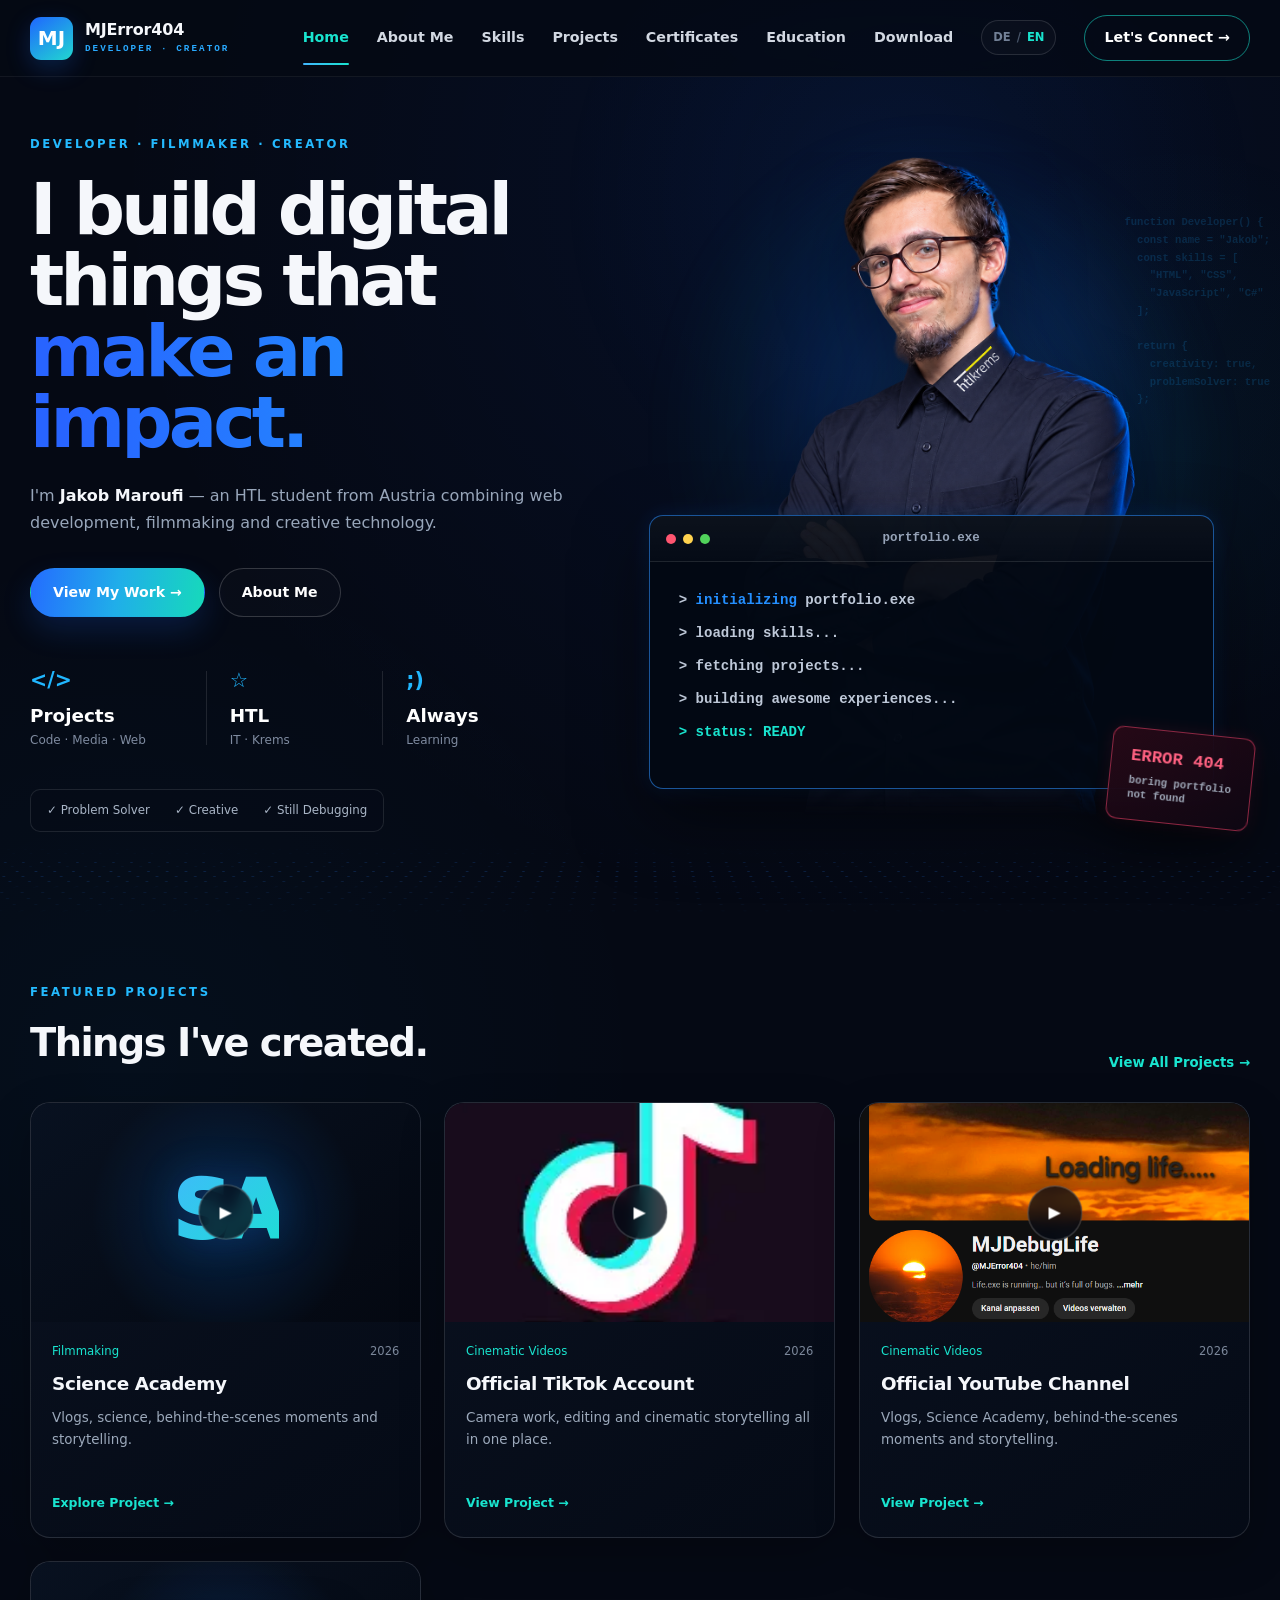
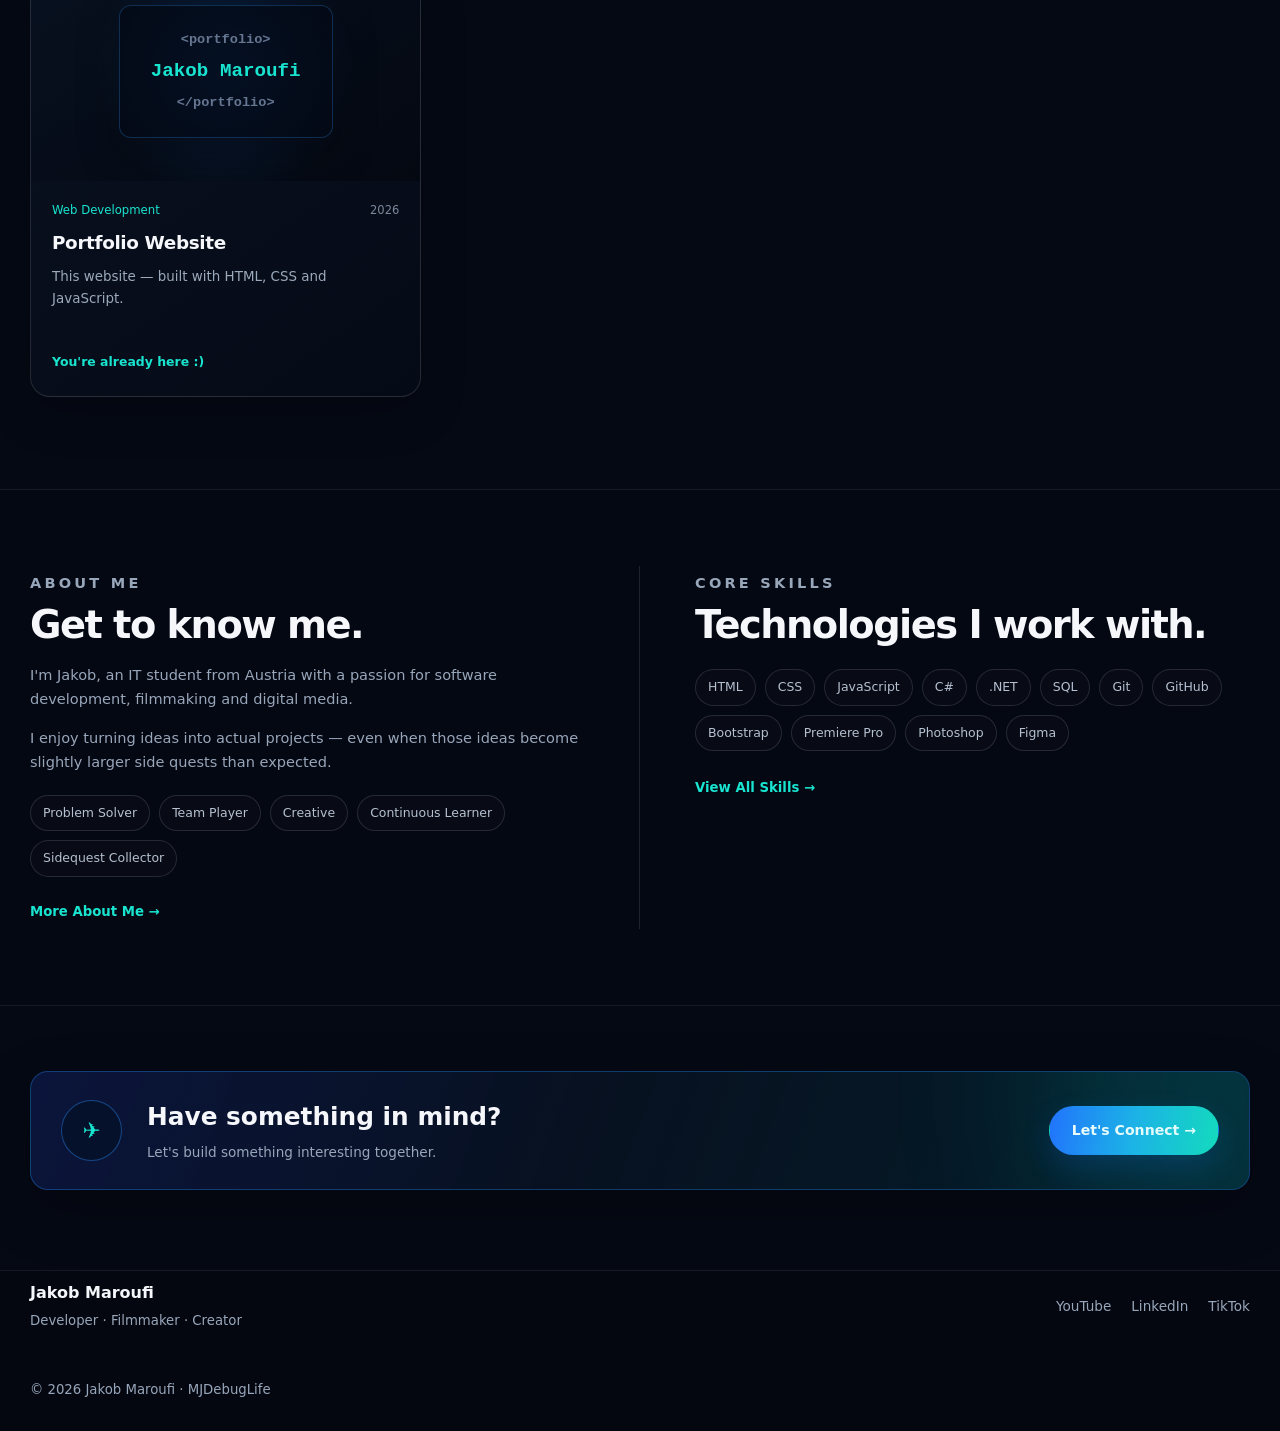
<file: index.html>
<!DOCTYPE html>
<html lang="en">
<head>
  <meta charset="UTF-8">
  <meta name="viewport" content="width=device-width, initial-scale=1.0">
  <title data-i18n="title_home">Startseite | Jakob Maroufi</title>
  <meta name="description" content="Portfolio of Jakob Maroufi – Developer, Filmmaker and Creator behind MJError404.">
  <meta name="description" content="Jakob Maroufi">
  <meta name="author" content="Jakob Maroufi">
  <meta name="robots" content="index, follow">
  <link rel="stylesheet" href="style.css">
  <script src="script.js" defer></script>
</head>
<body>

<header class="site-header">
  <div class="nav-wrap">
    <a class="brand" href="index.html" aria-label="MJError404 Home">
      <span class="brand-mark">MJ</span>
      <span class="brand-copy">
        <strong>MJError404</strong>
        <small data-i18n="brand_subtitle">DEVELOPER · CREATOR</small>
      </span>
    </a>

    <button class="nav-toggle" type="button" data-i18n-aria-label="nav_open" aria-label="Open navigation" aria-expanded="false">
      <span></span><span></span><span></span>
    </button>

    <nav class="main-nav" data-i18n-aria-label="nav_label" aria-label="Main navigation">
      <a href="index.html" data-i18n="nav_home">Home</a>
      <a href="aboutme.html" data-i18n="nav_about">About Me</a>
      <a href="skills.html" data-i18n="nav_skills">Skills</a>
      <a href="projects.html" data-i18n="nav_projects">Projects</a>
      <a href="certificates.html" data-i18n="nav_certificates">Certificates</a>
      <a href="education.html" data-i18n="nav_education">Education</a>
      <a href="download.html" data-i18n="nav_download">Download</a>

      <button class="language-toggle" type="button" data-i18n-aria-label="language_switch" aria-label="Switch language">
        <span class="lang-option" data-lang-label="de">DE</span>
        <span class="lang-divider">/</span>
        <span class="lang-option" data-lang-label="en">EN</span>
      </button>

      <a href="contact.html" class="nav-cta" data-i18n="nav_contact">Let's Connect →</a>
    </nav>
  </div>
</header>


<main>
  <section class="landing-hero">
    <div class="section-shell landing-hero-inner">
      <div class="landing-copy reveal">
        <p class="eyebrow" data-i18n="home_eyebrow">DEVELOPER · FILMMAKER · CREATOR</p>

        <h1 data-i18n-html="home_title">
          I build digital<br>
          things that<br>
          <span>make an impact.</span>
        </h1>

        <p class="landing-lead" data-i18n-html="home_intro">
          I'm <strong>Jakob Maroufi</strong> — an HTL student from Austria combining web development,
          filmmaking and creative technology.
        </p>

        <div class="hero-actions">
          <a href="projects.html" class="btn btn-primary" data-i18n="home_work">View My Work →</a>
          <a href="aboutme.html" class="btn btn-secondary" data-i18n="home_about_button">About Me</a>
        </div>

        <div class="hero-stats">
          <div class="hero-stat">
            <span class="stat-icon">&lt;/&gt;</span>
            <strong data-i18n="home_stat_projects">Projects</strong>
            <small data-i18n="home_stat_projects_sub">Code · Media · Web</small>
          </div>
          <div class="hero-stat">
            <span class="stat-icon">☆</span>
            <strong>HTL</strong>
            <small data-i18n="home_stat_htl_sub">IT · Krems</small>
          </div>
          <div class="hero-stat">
            <span class="stat-icon">;)</span>
            <strong data-i18n="home_stat_learning">Always</strong>
            <small data-i18n="home_stat_learning_sub">Learning</small>
          </div>
        </div>

        <div class="hero-feature-bar">
          <span data-i18n="home_feature_problem">✓ Problem Solver</span>
          <span data-i18n="home_feature_creative">✓ Creative</span>
          <span data-i18n="home_feature_debug">✓ Still Debugging</span>
        </div>
      </div>

      <div class="hero-showcase hero-visual reveal">
        <div class="hero-background-code" aria-hidden="true"><pre>function Developer() {
  const name = "Jakob";
  const skills = [
    "HTML", "CSS",
    "JavaScript", "C#"
  ];

  return {
    creativity: true,
    problemSolver: true
  };
}</pre></div>

        <div class="person-backlight" aria-hidden="true"></div>

        <img src="images/hero.jpg" alt="Jakob Maroufi" class="hero-person">

        <div class="terminal-card hero-terminal">
          <div class="terminal-top">
            <span></span><span></span><span></span>
            <p>portfolio.exe</p>
          </div>
          <div class="terminal-body">
            <p data-i18n-html="terminal_init">&gt; <span class="terminal-accent">initializing</span> portfolio.exe</p>
            <p data-i18n="terminal_skills">&gt; loading skills...</p>
            <p data-i18n="terminal_projects">&gt; fetching projects...</p>
            <p data-i18n="terminal_build">&gt; building awesome experiences...</p>
            <p class="terminal-success" data-i18n="terminal_ready">&gt; status: READY</p>
          </div>
        </div>

        <div class="floating-error hero-error">
          <span>ERROR 404</span>
          <small data-i18n-html="home_error_text">boring portfolio<br>not found</small>
        </div>
      </div>
    </div>
    <div class="hero-wave" aria-hidden="true"></div>
  </section>

  <section class="section-shell home-project-section">
    <div class="home-section-header reveal">
      <div>
        <p class="eyebrow" data-i18n="home_projects_label">FEATURED PROJECTS</p>
        <h2 data-i18n="home_projects_heading">Things I've created.</h2>
      </div>
      <a href="projects.html" class="section-more" data-i18n="home_projects_all">View All Projects →</a>
    </div>

    <div class="home-project-grid">
      <a href="projects.html#science-academy" class="home-project-card glass-card reveal spotlight-card">
        <div class="home-project-thumb youtube-gradient">
          <div class="project-art">SA</div>
          <span class="home-play">▶</span>
        </div>
        <div class="home-project-content">
          <div class="project-topline"><span data-i18n="home_science_type">Filmmaking</span><small>2026</small></div>
          <h3>Science Academy</h3>
          <p data-i18n="home_science_text">Vlogs, science, behind-the-scenes moments and storytelling.</p>
          <strong data-i18n="home_science_button">Explore Project →</strong>
        </div>
      </a>

      <a href="https://www.tiktok.com/@mjdebuglife" target="_blank" rel="noopener" class="home-project-card glass-card reveal spotlight-card">
        <div class="home-project-thumb">
          <img src="images/tiktok.png" alt="MJDebugLife" class="project-art">
          <span class="home-play">▶</span>
        </div>
        <div class="home-project-content">
          <div class="project-topline"><span data-i18n="home_krems_type">Cinematic Videos</span><small>2026</small></div>
          <h3>Official TikTok Account</h3>
          <p data-i18n="home_krems_text">Camera work, editing and cinematic storytelling all in one place.</p>
          <strong data-i18n="home_krems_button">View Project →</strong>
        </div>
      </a>

      <a href="https://www.youtube.com/@MJError404" target="_blank" rel="noopener" class="home-project-card glass-card reveal spotlight-card">
        <div class="home-project-thumb">
          <img src="images/Youtube.png" alt="MJError404" class="project-art">
          <span class="home-play">▶</span>
        </div>
        <div class="home-project-content">
          <div class="project-topline"><span data-i18n="home_krems2_type">Cinematic Videos</span><small>2026</small></div>
          <h3>Official YouTube Channel</h3>
          <p data-i18n="home_krems2_text">Vlogs, science, behind-the-scenes moments and storytelling.</p>
          <strong data-i18n="home_krems2_button">View Project →</strong>
        </div>
      </a>

      <a href="index.html" class="home-project-card glass-card reveal spotlight-card">
        <div class="home-project-thumb portfolio-preview">
          <div class="fake-code-window">
            <span>&lt;portfolio&gt;</span>
            <strong>Jakob Maroufi</strong>
            <span>&lt;/portfolio&gt;</span>
          </div>
        </div>
        <div class="home-project-content">
          <div class="project-topline"><span data-i18n="home_portfolio_type">Web Development</span><small>2026</small></div>
          <h3 data-i18n="home_portfolio_title">Portfolio Website</h3>
          <p data-i18n="home_portfolio_text">This website — built with HTML, CSS and JavaScript.</p>
          <strong data-i18n="home_portfolio_button">You're already here :)</strong>
        </div>
      </a>
    </div>
  </section>

  <section class="home-info-section">
    <div class="section-shell home-info-grid">
      <div class="home-info-column reveal">
        <p class="eyebrow" data-i18n="home_about_label">ABOUT ME</p>
        <h2 data-i18n="home_about_heading">Get to know me.</h2>
        <p data-i18n="home_about_text_1">I'm Jakob, an IT student from Austria with a passion for software development, filmmaking and digital media.</p>
        <p data-i18n="home_about_text_2">I enjoy turning ideas into actual projects — even when those ideas become slightly larger side quests than expected.</p>
        <div class="pill-row">
          <span data-i18n="pill_problem">Problem Solver</span>
          <span data-i18n="pill_team">Team Player</span>
          <span data-i18n="pill_creative">Creative</span>
          <span data-i18n="pill_learning">Continuous Learner</span>
          <span data-i18n="pill_sidequest">Sidequest Collector</span>
        </div>
        <a href="aboutme.html" class="section-more" data-i18n="home_about_more">More About Me →</a>
      </div>

      <div class="home-info-column reveal">
        <p class="eyebrow" data-i18n="home_skills_label">CORE SKILLS</p>
        <h2 data-i18n="home_skills_heading">Technologies I work with.</h2>
        <div class="home-skill-list">
          <span class="skill-tag">HTML</span>
          <span class="skill-tag">CSS</span>
          <span class="skill-tag">JavaScript</span>
          <span class="skill-tag">C#</span>
          <span class="skill-tag">.NET</span>
          <span class="skill-tag">SQL</span>
          <span class="skill-tag">Git</span>
          <span class="skill-tag">GitHub</span>
          <span class="skill-tag">Bootstrap</span>
          <span class="skill-tag">Premiere Pro</span>
          <span class="skill-tag">Photoshop</span>
          <span class="skill-tag">Figma</span>
        </div>
        <a href="skills.html" class="section-more" data-i18n="home_skills_more">View All Skills →</a>
      </div>
    </div>
  </section>

  <section class="section-shell">
    <div class="home-contact reveal">
      <div class="home-contact-icon">✈</div>
      <div>
        <h2 data-i18n="home_contact_heading">Have something in mind?</h2>
        <p data-i18n="home_contact_text">Let's build something interesting together.</p>
      </div>
      <a href="contact.html" class="btn btn-primary" data-i18n="home_contact_button">Let's Connect →</a>
    </div>
  </section>
</main>


<footer class="site-footer">
  <div class="section-shell footer-inner">
    <div>
      <strong>Jakob Maroufi</strong>
      <p data-i18n="footer_role">Developer · Filmmaker · Creator</p>
    </div>
    <div class="footer-links">
      <a href="https://www.youtube.com/@MJError404" target="_blank" rel="noopener">YouTube</a>
      <a href="https://www.linkedin.com/in/jakob-maroufi-1bb01a386/" target="_blank" rel="noopener">LinkedIn</a>
      <a href="https://www.tiktok.com/@mjdebuglife" target="_blank" rel="noopener">TikTok</a>
    </div>
    <p class="copyright" data-i18n="footer_copyright">© 2026 Jakob Maroufi · MJDebugLife</p>
  </div>
</footer>

</body>
</html>
</file>
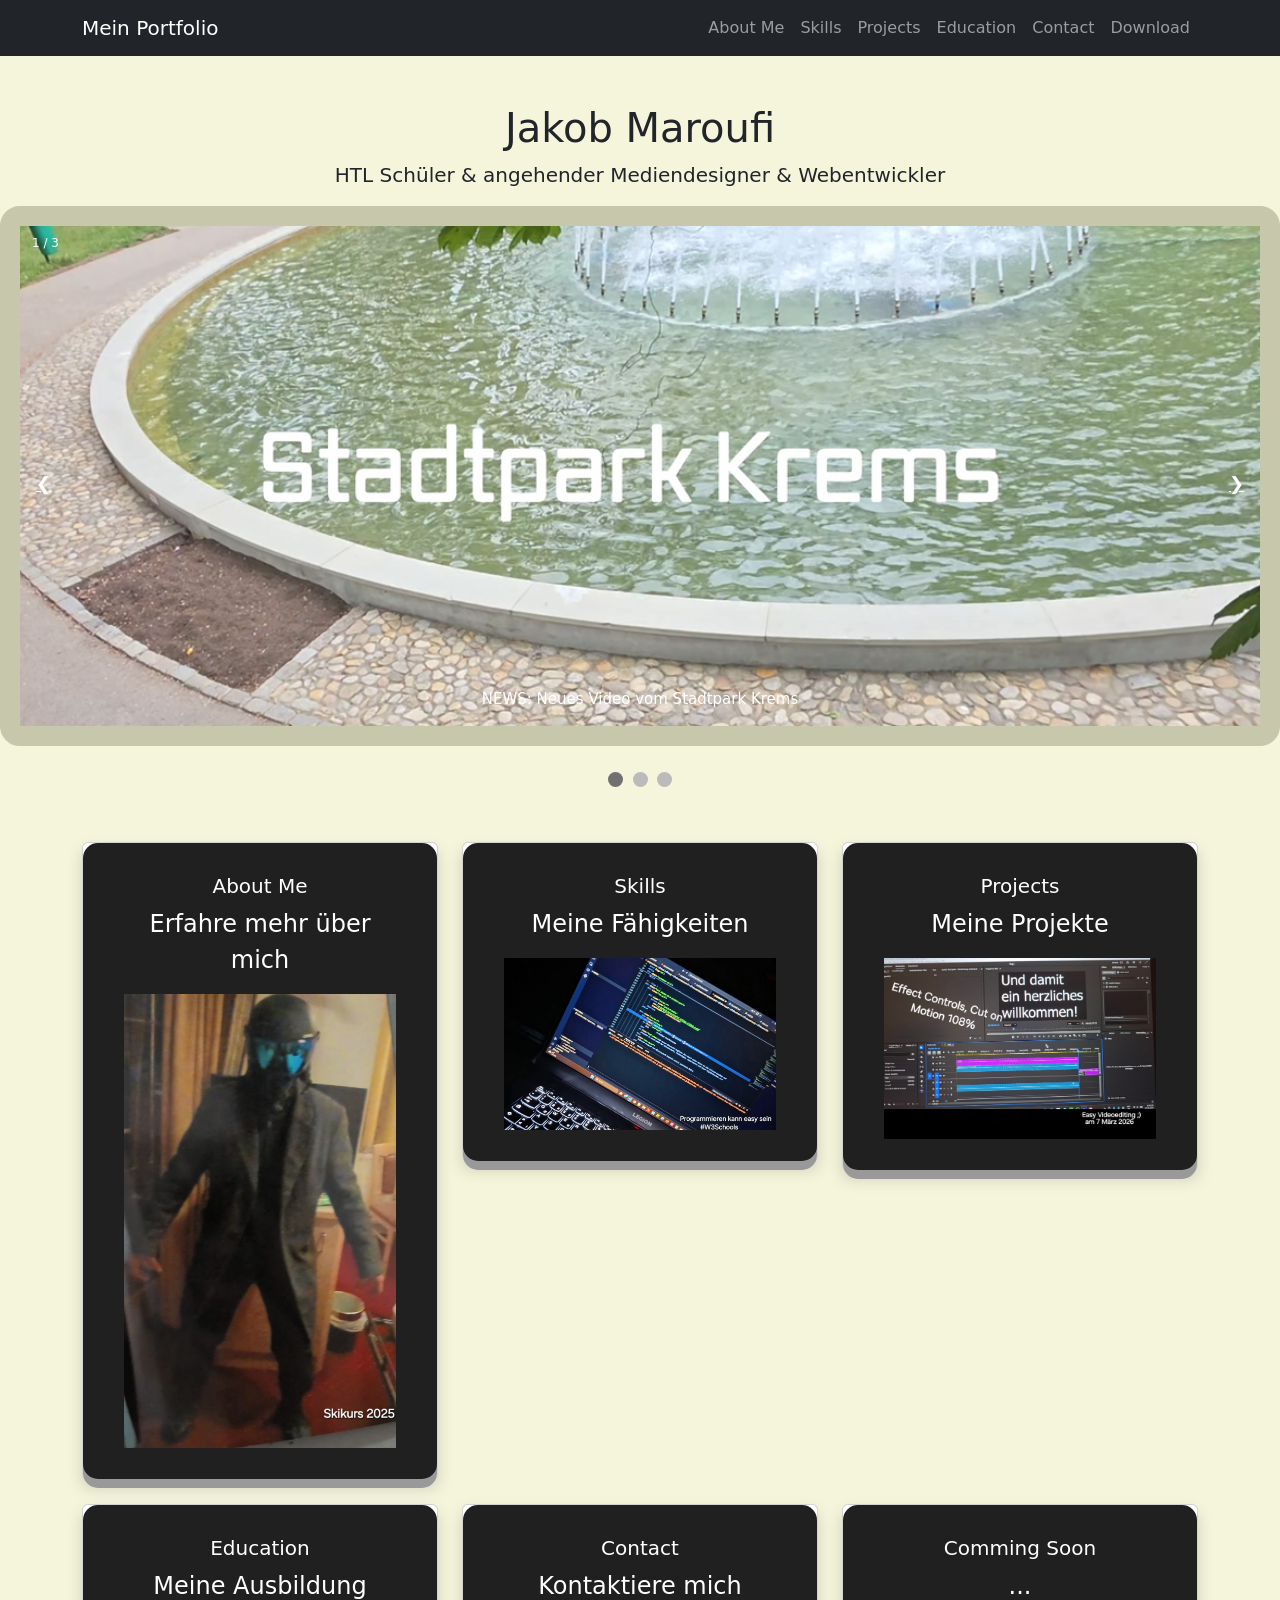
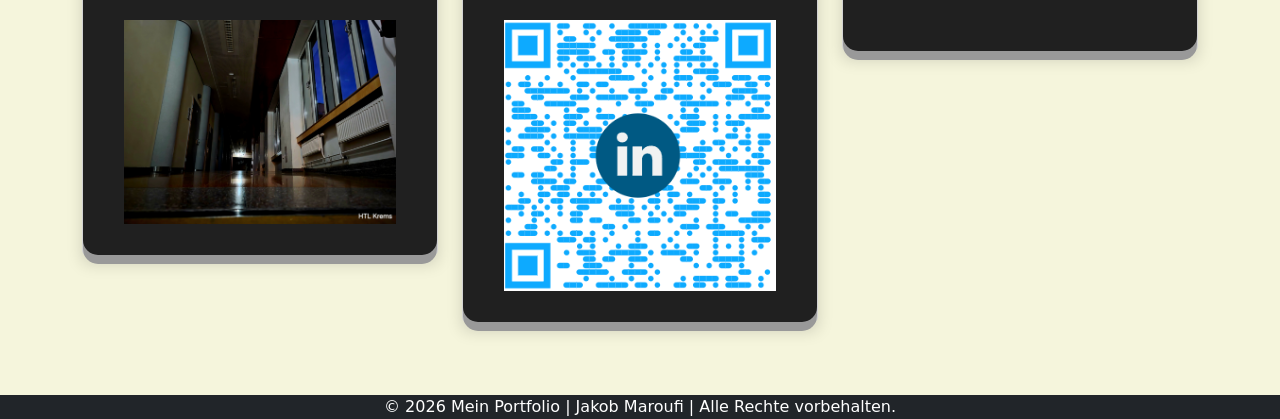
<file: Lebenslauf-Website/index.html>
<!DOCTYPE html>
<html lang="en">
<head>
    <meta charset="UTF-8">
    <meta name="viewport" content="width=device-width, initial-scale=1.0">
    <title>Mein Portfolio</title>
    
    <script src="script.js"></script>
    <link rel="stylesheet" href="style.css">
    <script src="https://cdn.jsdelivr.net/npm/bootstrap@5.3.0/dist/js/bootstrap.bundle.min.js"></script>
    <link rel="stylesheet" href="https://cdn.jsdelivr.net/npm/bootstrap@5.3.0/dist/css/bootstrap.min.css">
    

</head>
<body>

    
<!-- //////////////////////////////////////// -->
<nav class="navbar navbar-expand-lg navbar-dark bg-dark">
    <div class="container">
        <a class="navbar-brand" href="index.html">Mein Portfolio</a>

        <button class="navbar-toggler" type="button" data-bs-toggle="collapse" data-bs-target="#navbarNav">
            <span class="navbar-toggler-icon"></span>
        </button>

        <div class="collapse navbar-collapse" id="navbarNav">
            <ul class="navbar-nav ms-auto">
                <li class="nav-item"><a class="nav-link" href="aboutme.html">About Me</a></li>
                <li class="nav-item"><a class="nav-link" href="skills.html">Skills</a></li>
                <li class="nav-item"><a class="nav-link" href="projects.html">Projects</a></li>
                <li class="nav-item"><a class="nav-link" href="education.html">Education</a></li>
                <!-- <li class="nav-item"><a class="nav-link" href="certificates.html">Certificates</a></li> -->
                <li class="nav-item"><a class="nav-link" href="contact.html">Contact</a></li>
                <li class="nav-item"><a class="nav-link" href="download.html">Download</a></li>
            </ul>
        </div>
    </div>
</nav>
<!-- //////////////////////////////////////// -->

<!-- //////////////////////////////////////// -->
<div class="container text-center mt-5">
    <h1>Jakob Maroufi</h1>
    <p class="lead">HTL Schüler & angehender Mediendesigner & Webentwickler</p>
</div>
<!-- //////////////////////////////////////// -->

<!-- //////////////////////////////////////// -->
<!-- Slideshow container -->
<div class="slideshow-container">

  <!-- Full-width images with number and caption text -->
  <div class="mySlides">
    <div class="numbertext">1 / 3</div>
    <img src="images/Krems.png" style="width:100%">
    
    <div class="text">NEWS: Neues Video vom Stadtpark Krems</div>
  </div>

  <div class="mySlides">
    <div class="numbertext">2 / 3</div>
    <img src="images/Science.png" style="width:100%">
    <div class="text">NEWS: Neuer Teaser vom Science Academy Vlog Staffel 1</div>
  </div>

  <div class="mySlides">
    <div class="numbertext">3 / 3</div>
    <img src="images/Youtube.png" style="width:100%">
    <div class="text">NEWS: Offizieller Start von MJDebugLife</div>
  </div>

  <!-- Next and previous buttons -->
  <a class="prev" onclick="plusSlides(-1)">&#10094;</a>
  <a class="next" onclick="plusSlides(1)">&#10095;</a>
</div>
<br>

<!-- The dots/circles -->
<div style="text-align:center">
  <span class="dot" onclick="currentSlide(1)"></span>
  <span class="dot" onclick="currentSlide(2)"></span>
  <span class="dot" onclick="currentSlide(3)"></span>
</div>
<!-- //////////////////////////////////////// -->

<!-- //////////////////////////////////////// -->

<div class="container mt-5">
    <div class="row g-4">

        <!-- About Me -->
        <div class="col-md-4 d-flex">
            <a href="aboutme.html" class="text-decoration-none text-dark home-card-link">
                <div class="card card-hover shadow home-card">
                    <button class="button">
                        <div class="card-body text-center">
                        <h5 class="card-title">About Me</h5>
                        <p>Erfahre mehr über mich</p>
                        <img src="images/ski.jpg" style="width:100%">
                    </div>
                    </button>
                </div>
            </a>
        </div>

        <!-- Skills -->
        <div class="col-md-4 d-flex">
            <a href="skills.html" class="text-decoration-none text-dark home-card-link">
                <div class="card card-hover shadow home-card">
                    <button class="button">
                    <div class="card-body text-center">
                        <h5 class="card-title">Skills</h5>
                        <p>Meine Fähigkeiten</p>
                        <img src="images/w3schools.jpg" style="width:100%">
                    </div>
                    </button>
                </div>
            </a>
        </div>

        <!-- Projects -->
        <div class="col-md-4 d-flex">
            <a href="projects.html" class="text-decoration-none text-dark home-card-link">
                <div class="card card-hover shadow home-card">
                    <button class="button">
                    <div class="card-body text-center">
                        <h5 class="card-title">Projects</h5>
                        <p>Meine Projekte</p>
                        <img src="images/cutting.jpg" style="width:100%">
                    </div>
                    </button>
                </div>
            </a>
        </div>

        <!-- Education -->
        <div class="col-md-4 d-flex">
            <a href="education.html" class="text-decoration-none text-dark home-card-link">
                <div class="card card-hover shadow home-card">
                    <button class="button">
                    <div class="card-body text-center">
                        <h5 class="card-title">Education</h5>
                        <p>Meine Ausbildung</p>
                        <img src="images/HTL.jpg" style="width:100%">
                    </div>
                    </button>
                </div>
            </a>
        </div>
 
        
       
        <!-- Contact -->
        <div class="col-md-4 d-flex">
            <a href="contact.html" class="text-decoration-none text-dark home-card-link">
                <div class="card card-hover shadow home-card">
                    <button class="button">
                    <div class="card-body text-center">
                        <h5 class="card-title">Contact</h5>
                        <p>Kontaktiere mich</p>
                        <img src="images/qrlinkedIn.jpg" class="home-card-qr" style="width:100%">
                    </div>
                    </button>
                </div>
            </a>
        </div>


        <!-- Certificates -->
                <!-- <div class="col-md-4">
                    <a href="certificates.html" class="text-decoration-none text-dark">
                        <div class="card card-hover shadow">
                            <button class="button">
                            <div class="card-body text-center">
                                <h5 class="card-title">Certificates</h5>
                                <p>Meine Zertifikate</p>
                            </div>
                            </button>
                        </div>
                    </a>
                </div>
        -->

         <!-- Certificates -->
        <div class="col-md-4">
                <div class="card card-hover shadow">
                    <button class="button">
                    <div class="card-body text-center">
                        <h5 class="card-title">Comming Soon</h5>
                        <p>...</p>
                    </div>
                    </button>
                </div>
            </a>
        </div>
 

    </div>
</div>
<!-- //////////////////////////////////////// -->

<!-- Bootstrap JS -->

</body>
<br><br><br>
<footer>
    <div class="containerFooter bg-dark">
        &copy; 2026 Mein Portfolio | Jakob Maroufi | Alle Rechte vorbehalten.
    </div>
</footer>
</html>
</file>
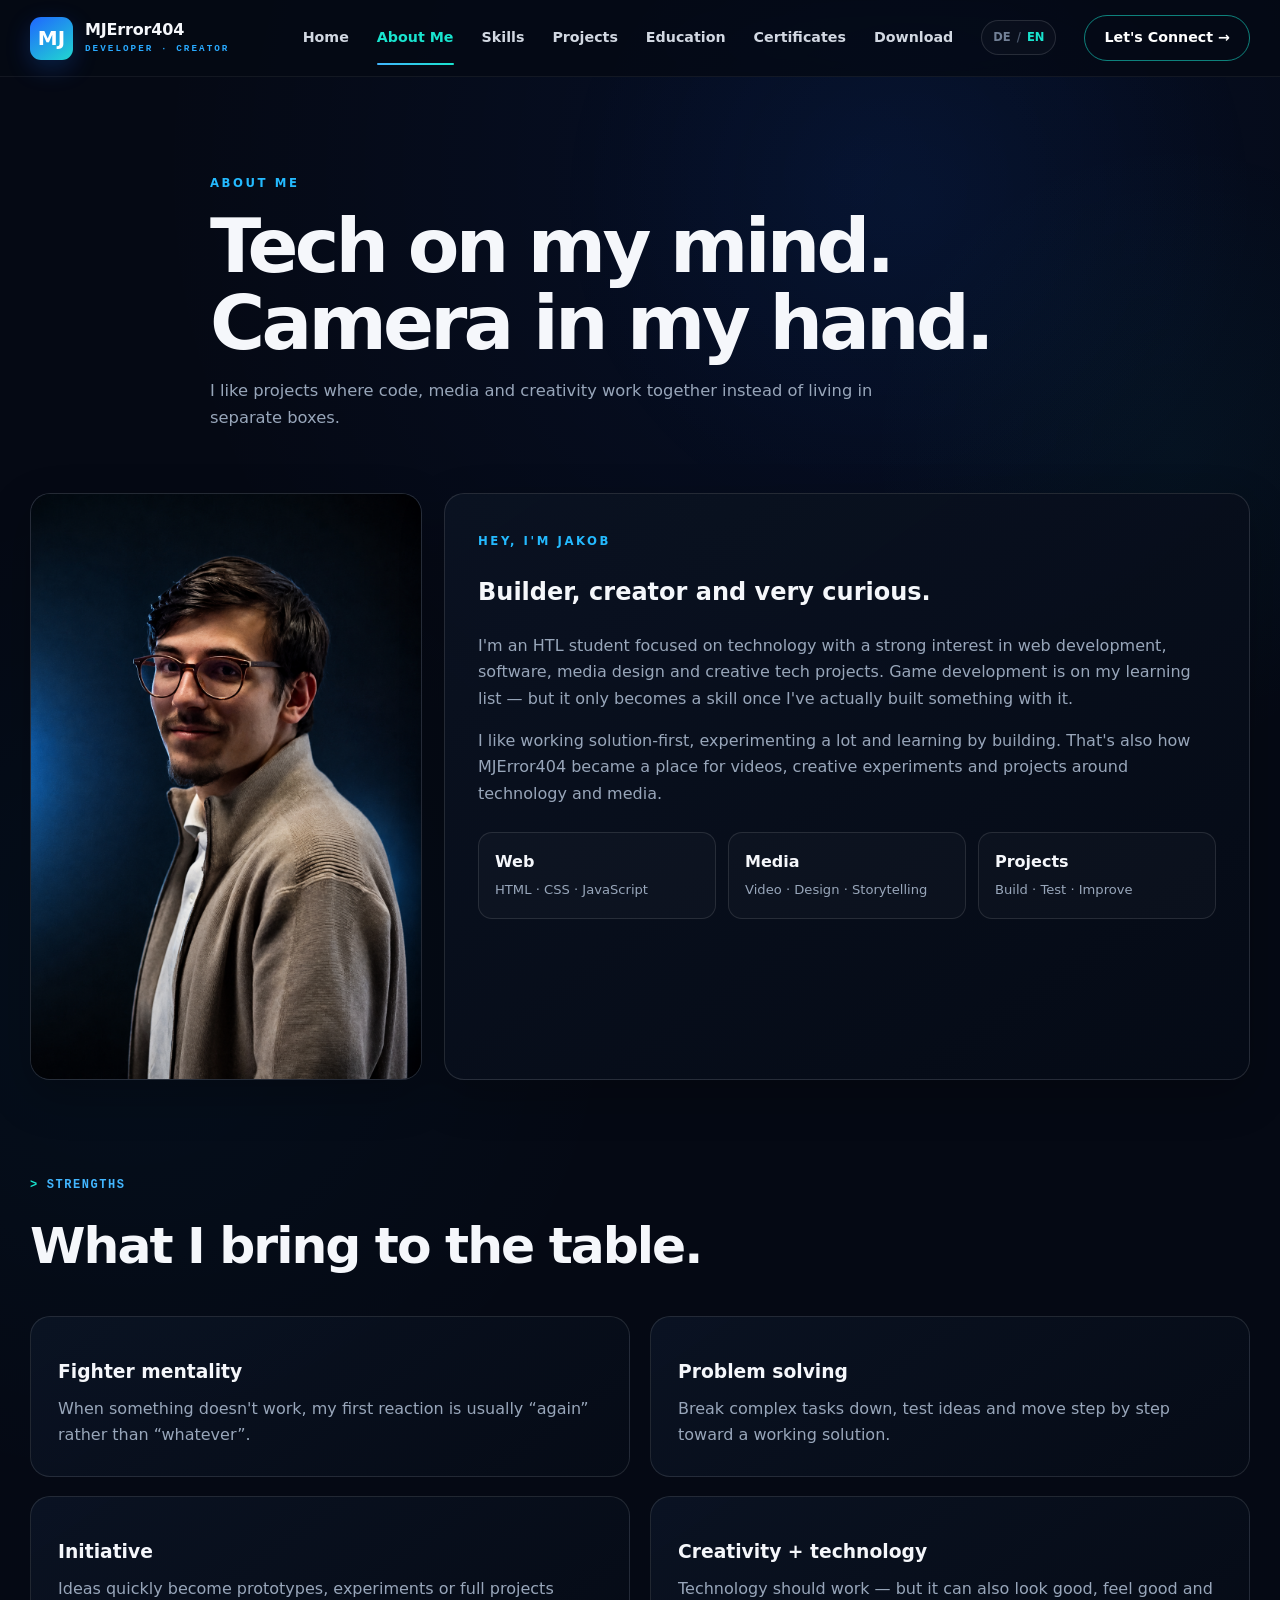
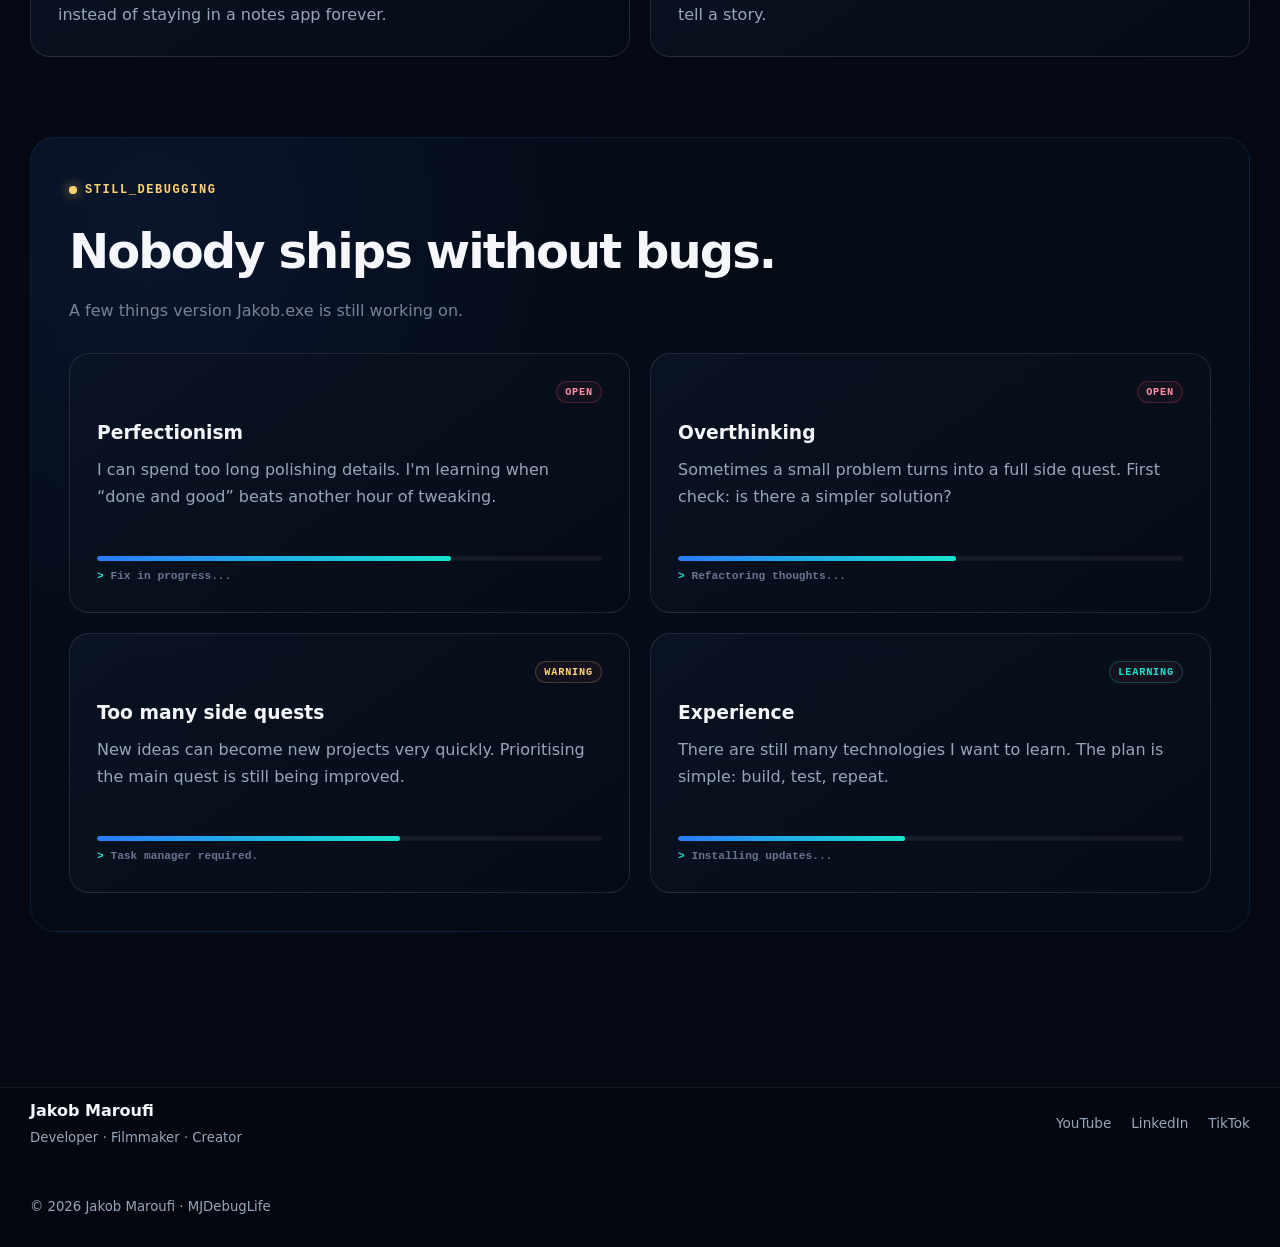
<file: aboutme.html>
<!DOCTYPE html>
<html lang="en">
<head>
  <meta charset="UTF-8">
  <meta name="viewport" content="width=device-width, initial-scale=1.0">
  <title data-i18n="title_about">About | Jakob Maroufi</title>
  <meta name="description" content="About Jakob Maroufi – technology, media and creative projects.">
  <meta name="author" content="Jakob Maroufi">
  <meta name="robots" content="index, follow">
  <link rel="stylesheet" href="style.css">
  <script src="script.js" defer></script>
</head>
<body>

<header class="site-header">
  <div class="nav-wrap">
    <a class="brand" href="index.html" aria-label="MJError404 Home">
      <span class="brand-mark">MJ</span>
      <span class="brand-copy">
        <strong>MJError404</strong>
        <small data-i18n="brand_subtitle">DEVELOPER · CREATOR</small>
      </span>
    </a>

    <button class="nav-toggle" type="button" data-i18n-aria-label="nav_open" aria-label="Open navigation" aria-expanded="false">
      <span></span><span></span><span></span>
    </button>

    <nav class="main-nav" data-i18n-aria-label="nav_label" aria-label="Main navigation">
      <a href="index.html" data-i18n="nav_home">Home</a>
      <a href="aboutme.html" data-i18n="nav_about">About Me</a>
      <a href="skills.html" data-i18n="nav_skills">Skills</a>
      <a href="projects.html" data-i18n="nav_projects">Projects</a>
      <a href="education.html" data-i18n="nav_education">Education</a>
      <a href="certificates.html" data-i18n="nav_certificates">Certificates</a>
      <a href="download.html" data-i18n="nav_download">Download</a>

      <button class="language-toggle" type="button" data-i18n-aria-label="language_switch" aria-label="Switch language">
        <span class="lang-option" data-lang-label="de">DE</span>
        <span class="lang-divider">/</span>
        <span class="lang-option" data-lang-label="en">EN</span>
      </button>

      <a href="contact.html" class="nav-cta" data-i18n="nav_contact">Let's Connect →</a>
    </nav>
  </div>
</header>


<main>
  <section class="section-shell page-hero reveal">
    <span class="eyebrow" data-i18n="about_label">ABOUT ME</span>
    <h1 data-i18n-html="about_title">Tech on my mind.<br>Camera in my hand.</h1>
    <p data-i18n="about_lead">I like projects where code, media and creativity work together instead of living in separate boxes.</p>
  </section>

  <section class="section-shell content-grid">
    <div class="glass-card profile-card reveal">
      <img src="images/me2.jpg" alt="Jakob Maroufi" onerror="this.onerror=null;this.src='images/hero-jakob.png';">
    </div>

    <div class="glass-card about-card reveal spotlight-card">
      <span class="eyebrow" data-i18n="about_intro_label">HEY, I'M JAKOB</span>
      <h2 data-i18n="about_intro_title">Builder, creator and very curious.</h2>
      <p data-i18n="about_intro_text_1">I'm an HTL student focused on technology with a strong interest in web development, software, media design and creative tech projects. Game development is on my learning list — but it only becomes a skill once I've actually built something with it.</p>
      <p data-i18n="about_intro_text_2">I like working solution-first, experimenting a lot and learning by building. That's also how MJError404 became a place for videos, creative experiments and projects around technology and media.</p>

      <div class="stat-grid">
        <div class="stat"><b>Web</b><span>HTML · CSS · JavaScript</span></div>
        <div class="stat"><b data-i18n="about_stat_media">Media</b><span>Video · Design · Storytelling</span></div>
        <div class="stat"><b data-i18n="about_stat_projects">Projects</b><span>Build · Test · Improve</span></div>
      </div>
    </div>
  </section>

  <section class="about-development">
    <div class="about-section reveal">
      <div class="section-label"><span class="code-symbol">&gt;</span> <span data-i18n="strengths_label">STRENGTHS</span></div>
      <h2 data-i18n="strengths_title">What I bring to the table.</h2>

      <div class="development-grid">
        <article class="development-card spotlight-card">
          <span class="development-icon"></span>
          <h3 data-i18n="strength_fighter_title">Fighter mentality</h3>
          <p data-i18n="strength_fighter_text">When something doesn't work, my first reaction is usually “again” rather than “whatever”.</p>
        </article>

        <article class="development-card spotlight-card">
          <span class="development-icon"></span>
          <h3 data-i18n="strength_problem_title">Problem solving</h3>
          <p data-i18n="strength_problem_text">Break complex tasks down, test ideas and move step by step toward a working solution.</p>
        </article>

        <article class="development-card spotlight-card">
          <span class="development-icon"></span>
          <h3 data-i18n="strength_initiative_title">Initiative</h3>
          <p data-i18n="strength_initiative_text">Ideas quickly become prototypes, experiments or full projects instead of staying in a notes app forever.</p>
        </article>

        <article class="development-card spotlight-card">
          <span class="development-icon"></span>
          <h3 data-i18n="strength_creative_title">Creativity + technology</h3>
          <p data-i18n="strength_creative_text">Technology should work — but it can also look good, feel good and tell a story.</p>
        </article>
      </div>
    </div>

    <div class="about-section debugging-section reveal">
      <div class="section-label debugging-label"><span class="status-dot"></span> <span data-i18n="debug_label">STILL_DEBUGGING</span></div>
      <h2 data-i18n="debug_title">Nobody ships without bugs.</h2>
      <p class="debugging-intro" data-i18n="debug_intro">A few things version Jakob.exe is still working on.</p>

      <div class="development-grid">
        <article class="development-card debug-card spotlight-card">
          <div class="debug-card-top"><span class="bug-icon"></span><span class="debug-status" data-i18n="status_open">OPEN</span></div>
          <h3 data-i18n="debug_perfection_title">Perfectionism</h3>
          <p data-i18n="debug_perfection_text">I can spend too long polishing details. I'm learning when “done and good” beats another hour of tweaking.</p>
          <div class="debug-progress"><div class="debug-progress-bar progress-70"></div></div>
          <small class="debug-note" data-i18n="debug_perfection_note">Fix in progress...</small>
        </article>

        <article class="development-card debug-card spotlight-card">
          <div class="debug-card-top"><span class="bug-icon"></span><span class="debug-status" data-i18n="status_open">OPEN</span></div>
          <h3 data-i18n="debug_overthink_title">Overthinking</h3>
          <p data-i18n="debug_overthink_text">Sometimes a small problem turns into a full side quest. First check: is there a simpler solution?</p>
          <div class="debug-progress"><div class="debug-progress-bar progress-55"></div></div>
          <small class="debug-note" data-i18n="debug_overthink_note">Refactoring thoughts...</small>
        </article>

        <article class="development-card debug-card spotlight-card">
          <div class="debug-card-top"><span class="bug-icon"></span><span class="debug-status warning" data-i18n="status_warning">WARNING</span></div>
          <h3 data-i18n="debug_sidequests_title">Too many side quests</h3>
          <p data-i18n="debug_sidequests_text">New ideas can become new projects very quickly. Prioritising the main quest is still being improved.</p>
          <div class="debug-progress"><div class="debug-progress-bar progress-60"></div></div>
          <small class="debug-note" data-i18n="debug_sidequests_note">Task manager required.</small>
        </article>

        <article class="development-card debug-card spotlight-card">
          <div class="debug-card-top"><span class="bug-icon"></span><span class="debug-status learning" data-i18n="status_learning">LEARNING</span></div>
          <h3 data-i18n="debug_experience_title">Experience</h3>
          <p data-i18n="debug_experience_text">There are still many technologies I want to learn. The plan is simple: build, test, repeat.</p>
          <div class="debug-progress"><div class="debug-progress-bar progress-45"></div></div>
          <small class="debug-note" data-i18n="debug_experience_note">Installing updates...</small>
        </article>
      </div>
    </div>
  </section>
</main>


<footer class="site-footer">
  <div class="section-shell footer-inner">
    <div>
      <strong>Jakob Maroufi</strong>
      <p data-i18n="footer_role">Developer · Filmmaker · Creator</p>
    </div>
    <div class="footer-links">
      <a href="https://www.youtube.com/@MJError404" target="_blank" rel="noopener">YouTube</a>
      <a href="https://www.linkedin.com/in/jakob-maroufi-1bb01a386/" target="_blank" rel="noopener">LinkedIn</a>
      <a href="https://www.tiktok.com/@mjdebuglife" target="_blank" rel="noopener">TikTok</a>
    </div>
    <p class="copyright" data-i18n="footer_copyright">© 2026 Jakob Maroufi · MJDebugLife</p>
  </div>
</footer>

</body>
</html>
</file>
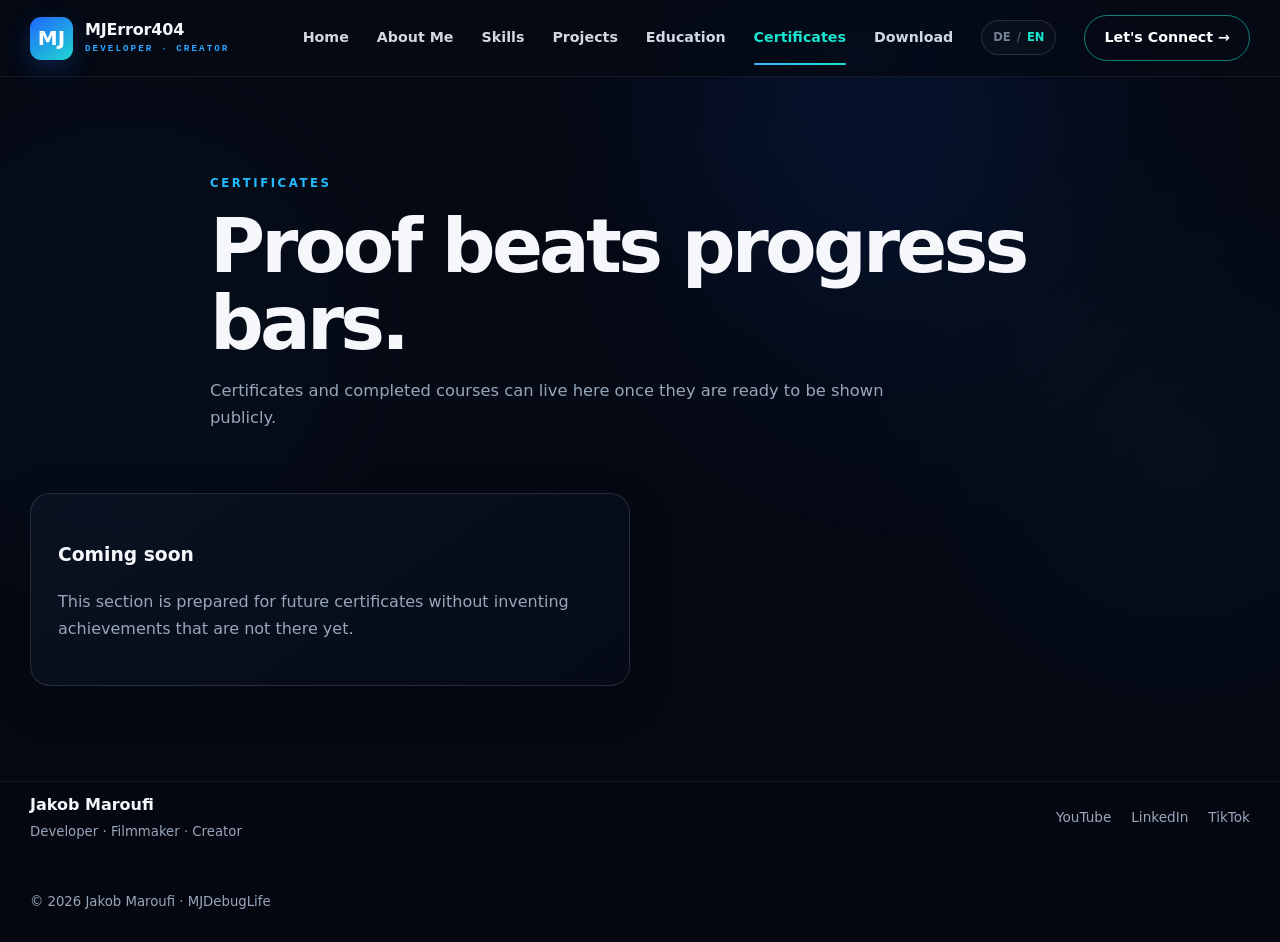
<file: certificates.html>
<!DOCTYPE html>
<html lang="en">
<head>
  <meta charset="UTF-8">
  <meta name="viewport" content="width=device-width, initial-scale=1.0">
  <title data-i18n="title_certificates">Certificates | Jakob Maroufi</title>
  <meta name="description" content="Certificates and course achievements.">
  <meta name="author" content="Jakob Maroufi">
  <meta name="robots" content="index, follow">
  <link rel="stylesheet" href="style.css">
  <script src="script.js" defer></script>
</head>
<body>

<header class="site-header">
  <div class="nav-wrap">
    <a class="brand" href="index.html" aria-label="MJError404 Home">
      <span class="brand-mark">MJ</span>
      <span class="brand-copy">
        <strong>MJError404</strong>
        <small data-i18n="brand_subtitle">DEVELOPER · CREATOR</small>
      </span>
    </a>

    <button class="nav-toggle" type="button" data-i18n-aria-label="nav_open" aria-label="Open navigation" aria-expanded="false">
      <span></span><span></span><span></span>
    </button>

    <nav class="main-nav" data-i18n-aria-label="nav_label" aria-label="Main navigation">
      <a href="index.html" data-i18n="nav_home">Home</a>
      <a href="aboutme.html" data-i18n="nav_about">About Me</a>
      <a href="skills.html" data-i18n="nav_skills">Skills</a>
      <a href="projects.html" data-i18n="nav_projects">Projects</a>
      <a href="education.html" data-i18n="nav_education">Education</a>
      <a href="certificates.html" data-i18n="nav_certificates">Certificates</a>
      <a href="download.html" data-i18n="nav_download">Download</a>

      <button class="language-toggle" type="button" data-i18n-aria-label="language_switch" aria-label="Switch language">
        <span class="lang-option" data-lang-label="de">DE</span>
        <span class="lang-divider">/</span>
        <span class="lang-option" data-lang-label="en">EN</span>
      </button>

      <a href="contact.html" class="nav-cta" data-i18n="nav_contact">Let's Connect →</a>
    </nav>
  </div>
</header>


<main>
  <section class="section-shell page-hero reveal">
    <span class="eyebrow" data-i18n="cert_label">CERTIFICATES</span>
    <h1 data-i18n="cert_title">Proof beats progress bars.</h1>
    <p data-i18n="cert_lead">Certificates and completed courses can live here once they are ready to be shown publicly.</p>
  </section>
  <section class="section-shell values-grid">
    <article class="glass-card value-card reveal spotlight-card">
      <h3 data-i18n="cert_coming_title">Coming soon</h3>
      <p data-i18n="cert_coming_text">This section is prepared for future certificates without inventing achievements that are not there yet.</p>
    </article>
  </section>
</main>


<footer class="site-footer">
  <div class="section-shell footer-inner">
    <div>
      <strong>Jakob Maroufi</strong>
      <p data-i18n="footer_role">Developer · Filmmaker · Creator</p>
    </div>
    <div class="footer-links">
      <a href="https://www.youtube.com/@MJError404" target="_blank" rel="noopener">YouTube</a>
      <a href="https://www.linkedin.com/in/jakob-maroufi-1bb01a386/" target="_blank" rel="noopener">LinkedIn</a>
      <a href="https://www.tiktok.com/@mjdebuglife" target="_blank" rel="noopener">TikTok</a>
    </div>
    <p class="copyright" data-i18n="footer_copyright">© 2026 Jakob Maroufi · MJDebugLife</p>
  </div>
</footer>

</body>
</html>
</file>
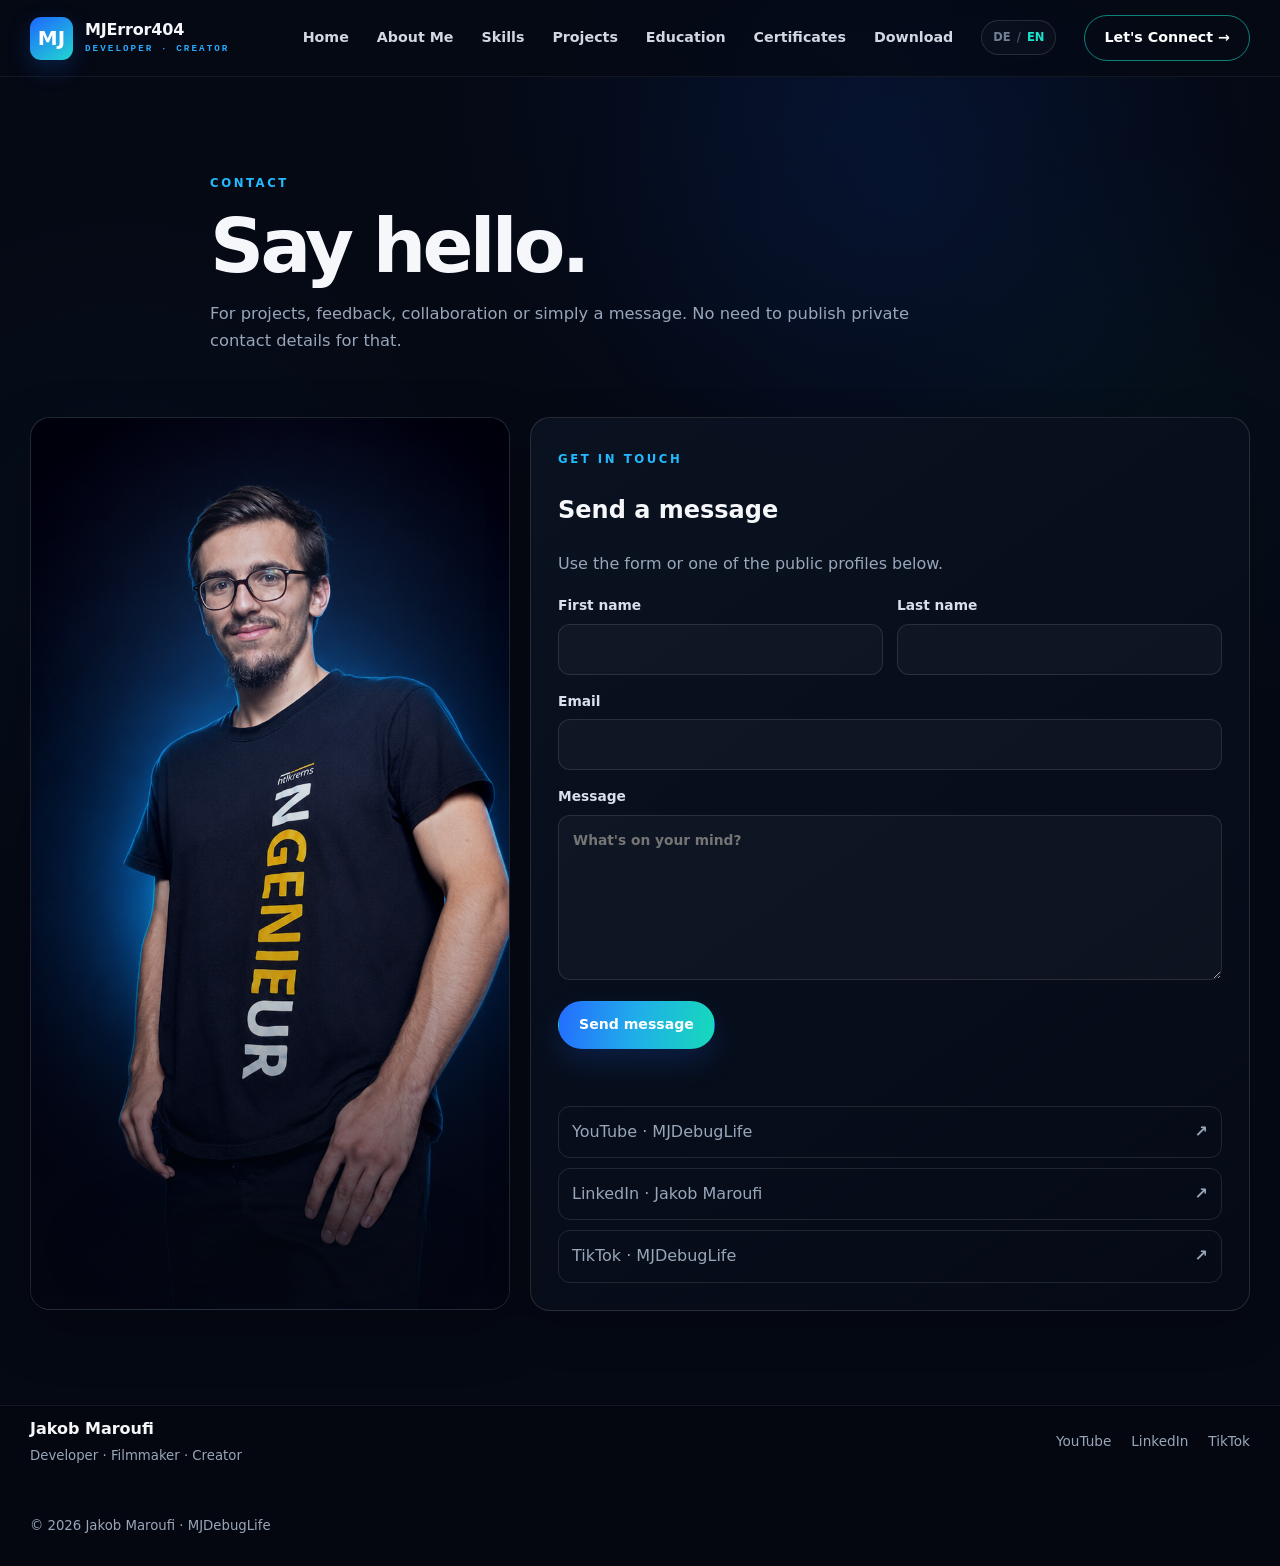
<file: contact.html>
<!DOCTYPE html>
<html lang="en">
<head>
  <meta charset="UTF-8">
  <meta name="viewport" content="width=device-width, initial-scale=1.0">
  <title data-i18n="title_contact">Contact | Jakob Maroufi</title>
  <meta name="description" content="Contact Jakob Maroufi through a public portfolio form.">
  <meta name="author" content="Jakob Maroufi">
  <meta name="robots" content="index, follow">
  <link rel="stylesheet" href="style.css">
  <script src="script.js" defer></script>
</head>
<body>

<header class="site-header">
  <div class="nav-wrap">
    <a class="brand" href="index.html" aria-label="MJError404 Home">
      <span class="brand-mark">MJ</span>
      <span class="brand-copy">
        <strong>MJError404</strong>
        <small data-i18n="brand_subtitle">DEVELOPER · CREATOR</small>
      </span>
    </a>

    <button class="nav-toggle" type="button" data-i18n-aria-label="nav_open" aria-label="Open navigation" aria-expanded="false">
      <span></span><span></span><span></span>
    </button>

    <nav class="main-nav" data-i18n-aria-label="nav_label" aria-label="Main navigation">
      <a href="index.html" data-i18n="nav_home">Home</a>
      <a href="aboutme.html" data-i18n="nav_about">About Me</a>
      <a href="skills.html" data-i18n="nav_skills">Skills</a>
      <a href="projects.html" data-i18n="nav_projects">Projects</a>
      <a href="education.html" data-i18n="nav_education">Education</a>
      <a href="certificates.html" data-i18n="nav_certificates">Certificates</a>
      <a href="download.html" data-i18n="nav_download">Download</a>

      <button class="language-toggle" type="button" data-i18n-aria-label="language_switch" aria-label="Switch language">
        <span class="lang-option" data-lang-label="de">DE</span>
        <span class="lang-divider">/</span>
        <span class="lang-option" data-lang-label="en">EN</span>
      </button>

      <a href="contact.html" class="nav-cta" data-i18n="nav_contact">Let's Connect →</a>
    </nav>
  </div>
</header>


<main>
  <section class="section-shell page-hero reveal">
    <span class="eyebrow" data-i18n="contact_label">CONTACT</span>
    <h1 data-i18n="contact_title">Say hello.</h1>
    <p data-i18n="contact_lead">For projects, feedback, collaboration or simply a message. No need to publish private contact details for that.</p>
  </section>

  <section class="section-shell contact-grid">
    <div class="glass-card contact-photo reveal">
      <img src="images/me3.jpg" alt="Jakob Maroufi" onerror="this.onerror=null;this.src='images/hero-jakob.png';">
    </div>

    <div class="glass-card contact-card reveal spotlight-card">
      <span class="eyebrow" data-i18n="contact_get_in_touch">GET IN TOUCH</span>
      <h2 data-i18n="contact_form_title">Send a message</h2>
      <p data-i18n="contact_form_text">Use the form or one of the public profiles below.</p>

      <form id="contactForm" class="contact-form" action="https://formspree.io/f/mojpwzze" method="POST">
        <input type="hidden" name="_subject" value="Neue Nachricht vom Jakob-Maroufi-Portfolio">

        <div class="form-row">
          <label><span data-i18n="form_firstname">First name</span><input type="text" name="firstname" required autocomplete="given-name"></label>
          <label><span data-i18n="form_lastname">Last name</span><input type="text" name="lastname" required autocomplete="family-name"></label>
        </div>

        <label><span data-i18n="form_email">Email</span><input type="email" name="email" required autocomplete="email"></label>

        <label>
          <span data-i18n="form_message">Message</span>
          <textarea name="message" required data-i18n-placeholder="form_placeholder" placeholder="What's on your mind?"></textarea>
        </label>

        <button class="btn btn-primary form-submit" type="submit" data-no-ripple data-i18n="form_submit">Send message</button>
        <div id="formMessage" class="form-message" aria-live="polite"></div>
      </form>

      <div class="social-list">
        <a href="https://www.youtube.com/@MJError404" target="_blank" rel="noopener"><span>YouTube · MJDebugLife</span><b>↗</b></a>
        <a href="https://www.linkedin.com/in/jakob-maroufi-1bb01a386/" target="_blank" rel="noopener"><span>LinkedIn · Jakob Maroufi</span><b>↗</b></a>
        <a href="https://www.tiktok.com/@mjdebuglife" target="_blank" rel="noopener"><span>TikTok · MJDebugLife</span><b>↗</b></a>
      </div>
    </div>
  </section>
</main>


<footer class="site-footer">
  <div class="section-shell footer-inner">
    <div>
      <strong>Jakob Maroufi</strong>
      <p data-i18n="footer_role">Developer · Filmmaker · Creator</p>
    </div>
    <div class="footer-links">
      <a href="https://www.youtube.com/@MJError404" target="_blank" rel="noopener">YouTube</a>
      <a href="https://www.linkedin.com/in/jakob-maroufi-1bb01a386/" target="_blank" rel="noopener">LinkedIn</a>
      <a href="https://www.tiktok.com/@mjdebuglife" target="_blank" rel="noopener">TikTok</a>
    </div>
    <p class="copyright" data-i18n="footer_copyright">© 2026 Jakob Maroufi · MJDebugLife</p>
  </div>
</footer>

</body>
</html>
</file>
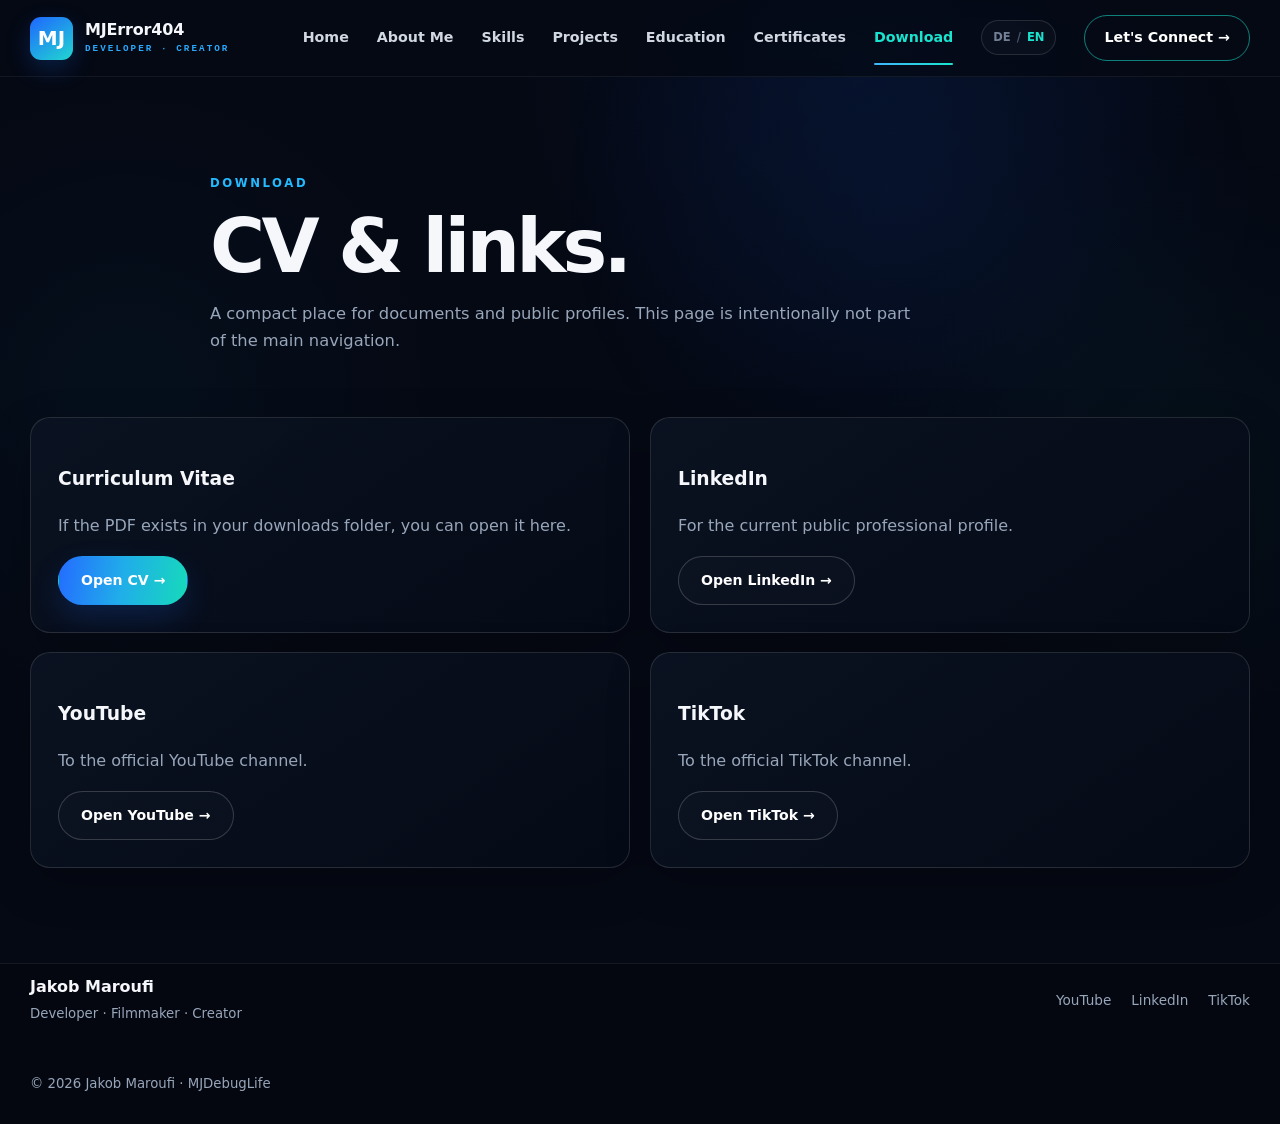
<file: download.html>
<!DOCTYPE html>
<html lang="en">
<head>
  <meta charset="UTF-8">
  <meta name="viewport" content="width=device-width, initial-scale=1.0">
  <title data-i18n="title_download">Download | Jakob Maroufi</title>
  <meta name="description" content="CV and public links for Jakob Maroufi.">
  <meta name="author" content="Jakob Maroufi">
  <meta name="robots" content="index, follow">
  <link rel="stylesheet" href="style.css">
  <script src="script.js" defer></script>
</head>
<body>

<header class="site-header">
  <div class="nav-wrap">
    <a class="brand" href="index.html" aria-label="MJError404 Home">
      <span class="brand-mark">MJ</span>
      <span class="brand-copy">
        <strong>MJError404</strong>
        <small data-i18n="brand_subtitle">DEVELOPER · CREATOR</small>
      </span>
    </a>

    <button class="nav-toggle" type="button" data-i18n-aria-label="nav_open" aria-label="Open navigation" aria-expanded="false">
      <span></span><span></span><span></span>
    </button>

    <nav class="main-nav" data-i18n-aria-label="nav_label" aria-label="Main navigation">
      <a href="index.html" data-i18n="nav_home">Home</a>
      <a href="aboutme.html" data-i18n="nav_about">About Me</a>
      <a href="skills.html" data-i18n="nav_skills">Skills</a>
      <a href="projects.html" data-i18n="nav_projects">Projects</a>
      <a href="education.html" data-i18n="nav_education">Education</a>
      <a href="certificates.html" data-i18n="nav_certificates">Certificates</a>
      <a href="download.html" data-i18n="nav_download">Download</a>

      <button class="language-toggle" type="button" data-i18n-aria-label="language_switch" aria-label="Switch language">
        <span class="lang-option" data-lang-label="de">DE</span>
        <span class="lang-divider">/</span>
        <span class="lang-option" data-lang-label="en">EN</span>
      </button>

      <a href="contact.html" class="nav-cta" data-i18n="nav_contact">Let's Connect →</a>
    </nav>
  </div>
</header>


<main>
  <section class="section-shell page-hero reveal">
    <span class="eyebrow" data-i18n="download_label">DOWNLOAD</span>
    <h1 data-i18n="download_title">CV & links.</h1>
    <p data-i18n="download_lead">A compact place for documents and public profiles. This page is intentionally not part of the main navigation.</p>
  </section>
  <section class="section-shell download-grid">
    <article class="glass-card download-card reveal spotlight-card">
      <h3 data-i18n="download_cv_title">Curriculum Vitae</h3>
      <p data-i18n="download_cv_text">If the PDF exists in your downloads folder, you can open it here.</p>
      <a class="btn btn-primary" href="downloads/Lebenslauf.pdf" target="_blank" rel="noopener" data-i18n="download_cv_button">Open CV →</a>
    </article>
    <article class="glass-card download-card reveal spotlight-card">
      <h3>LinkedIn</h3>
      <p data-i18n="download_linkedin_text">For the current public professional profile.</p>
      <a class="btn btn-secondary" href="https://www.linkedin.com/in/jakob-maroufi-1bb01a386/" target="_blank" rel="noopener" data-i18n="download_linkedin_button">Open LinkedIn →</a>
    </article>
    <article class="glass-card download-card reveal spotlight-card">
      <h3>YouTube</h3>
      <p data-i18n="download_youtube_text">For the current public professional profile.</p>
      <a class="btn btn-secondary" href="https://www.youtube.com/@MJError404" target="_blank" rel="noopener" data-i18n="download_youtube_button">Open YouTube →</a>
    </article>
    <article class="glass-card download-card reveal spotlight-card">
      <h3>TikTok</h3>
      <p data-i18n="download_tiktok_text">For the current public professional profile.</p>
      <a class="btn btn-secondary" href="https://www.tiktok.com/@mjdebuglife" target="_blank" rel="noopener" data-i18n="download_tiktok_button">Open TikTok →</a>
    </article>
  </section>
</main>


<footer class="site-footer">
  <div class="section-shell footer-inner">
    <div>
      <strong>Jakob Maroufi</strong>
      <p data-i18n="footer_role">Developer · Filmmaker · Creator</p>
    </div>
    <div class="footer-links">
      <a href="https://www.youtube.com/@MJError404" target="_blank" rel="noopener">YouTube</a>
      <a href="https://www.linkedin.com/in/jakob-maroufi-1bb01a386/" target="_blank" rel="noopener">LinkedIn</a>
      <a href="https://www.tiktok.com/@mjdebuglife" target="_blank" rel="noopener">TikTok</a>
    </div>
    <p class="copyright" data-i18n="footer_copyright">© 2026 Jakob Maroufi · MJDebugLife</p>
  </div>
</footer>

</body>
</html>
</file>
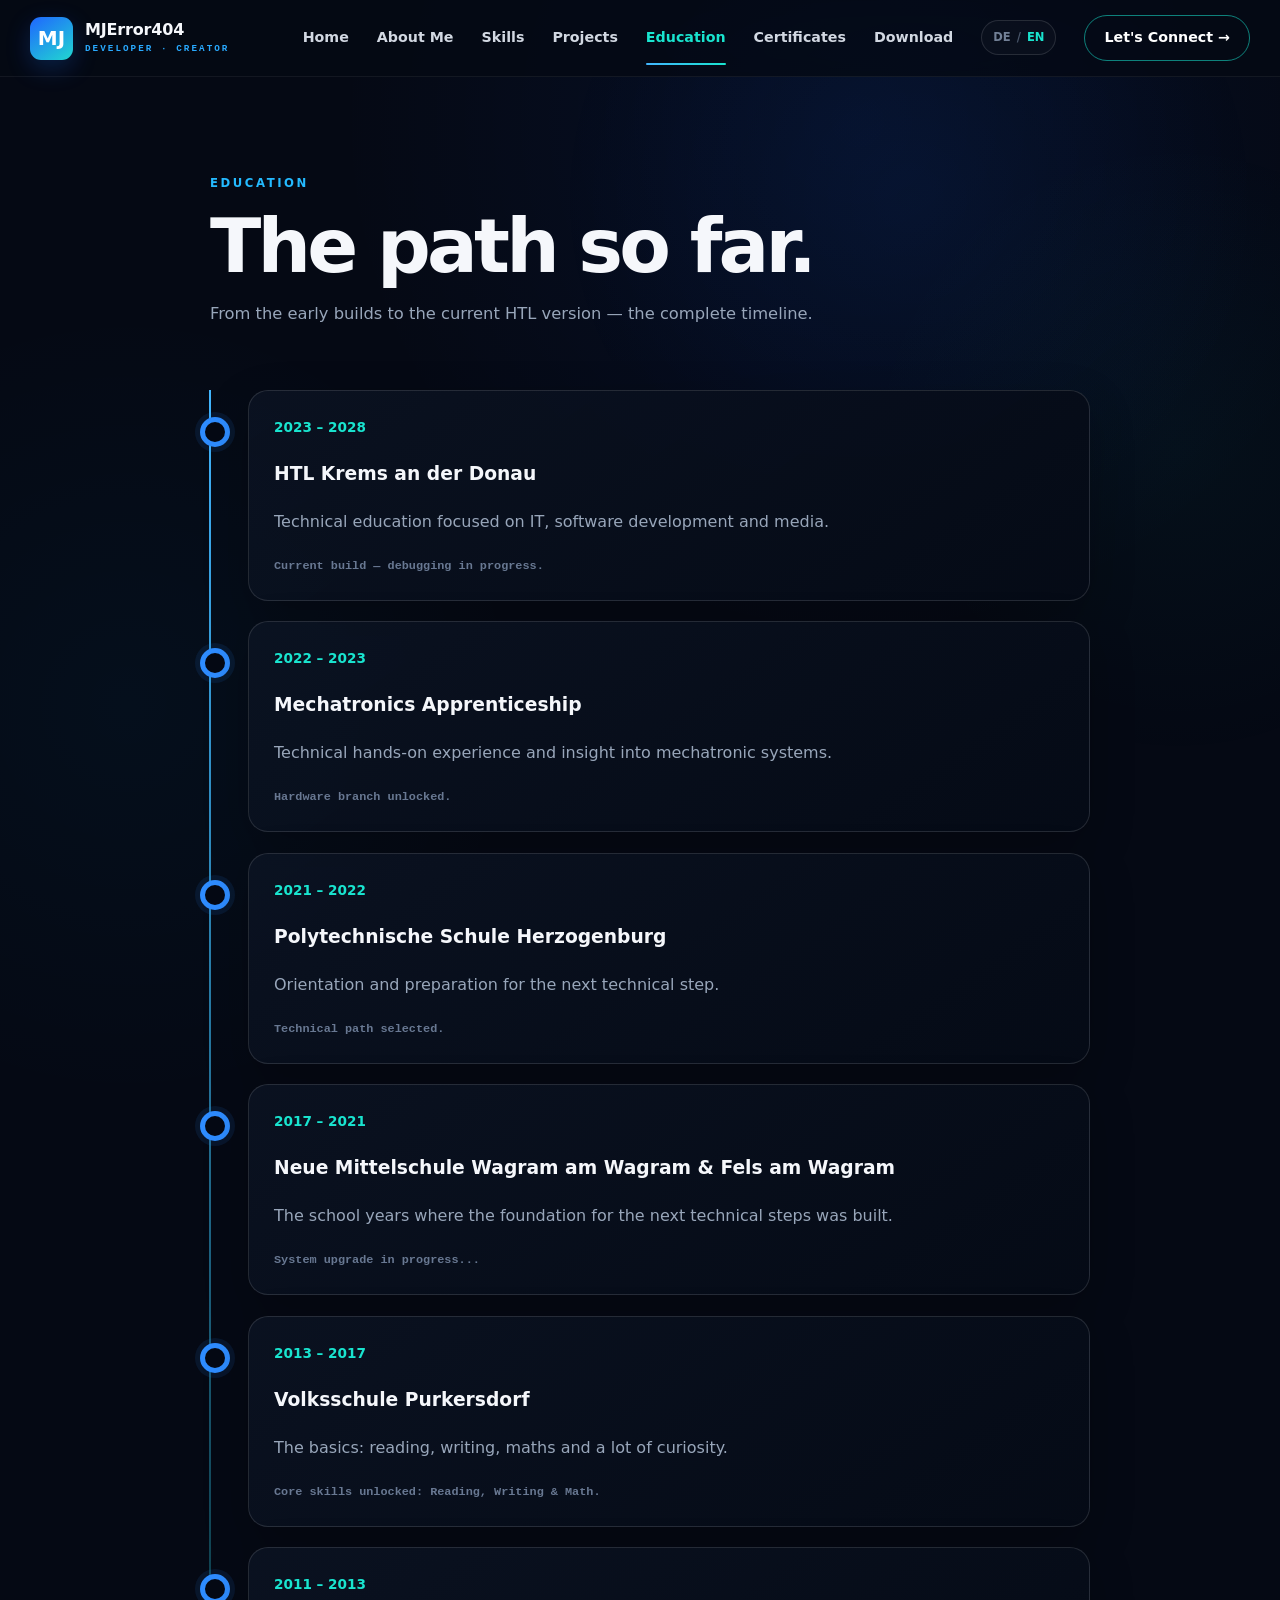
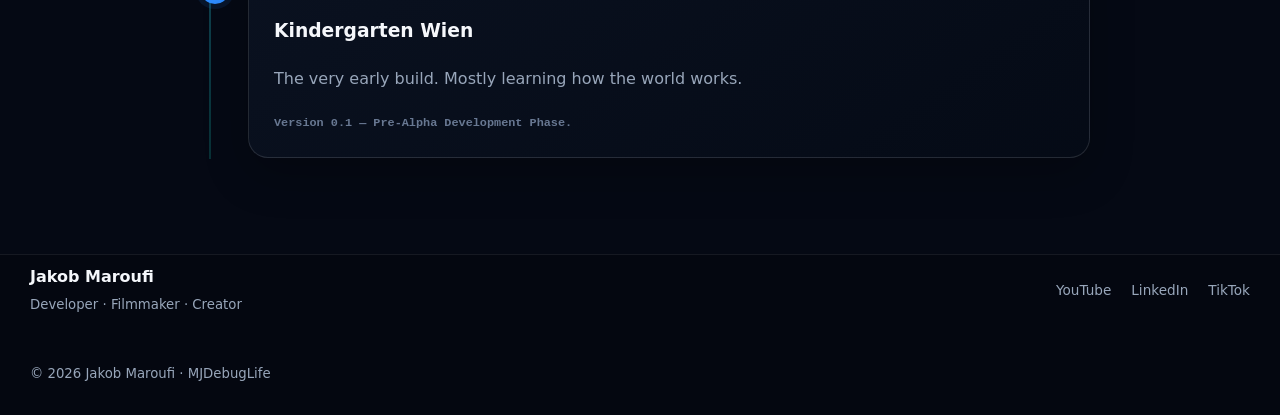
<file: education.html>
<!DOCTYPE html>
<html lang="en">
<head>
  <meta charset="UTF-8">
  <meta name="viewport" content="width=device-width, initial-scale=1.0">
  <title data-i18n="title_education">Education | Jakob Maroufi</title>
  <meta name="description" content="Education timeline of Jakob Maroufi.">
  <meta name="author" content="Jakob Maroufi">
  <meta name="robots" content="index, follow">
  <link rel="stylesheet" href="style.css">
  <script src="script.js" defer></script>
</head>
<body>

<header class="site-header">
  <div class="nav-wrap">
    <a class="brand" href="index.html" aria-label="MJError404 Home">
      <span class="brand-mark">MJ</span>
      <span class="brand-copy">
        <strong>MJError404</strong>
        <small data-i18n="brand_subtitle">DEVELOPER · CREATOR</small>
      </span>
    </a>

    <button class="nav-toggle" type="button" data-i18n-aria-label="nav_open" aria-label="Open navigation" aria-expanded="false">
      <span></span><span></span><span></span>
    </button>

    <nav class="main-nav" data-i18n-aria-label="nav_label" aria-label="Main navigation">
      <a href="index.html" data-i18n="nav_home">Home</a>
      <a href="aboutme.html" data-i18n="nav_about">About Me</a>
      <a href="skills.html" data-i18n="nav_skills">Skills</a>
      <a href="projects.html" data-i18n="nav_projects">Projects</a>
      <a href="education.html" data-i18n="nav_education">Education</a>
      <a href="certificates.html" data-i18n="nav_certificates">Certificates</a>
      <a href="download.html" data-i18n="nav_download">Download</a>

      <button class="language-toggle" type="button" data-i18n-aria-label="language_switch" aria-label="Switch language">
        <span class="lang-option" data-lang-label="de">DE</span>
        <span class="lang-divider">/</span>
        <span class="lang-option" data-lang-label="en">EN</span>
      </button>

      <a href="contact.html" class="nav-cta" data-i18n="nav_contact">Let's Connect →</a>
    </nav>
  </div>
</header>


<main>
  <section class="section-shell page-hero reveal">
    <span class="eyebrow" data-i18n="education_label">EDUCATION</span>
    <h1 data-i18n="education_title">The path so far.</h1>
    <p data-i18n="education_lead">From the early builds to the current HTL version — the complete timeline.</p>
  </section>

  <section class="timeline">
    <div class="timeline-item reveal"><article class="glass-card timeline-card spotlight-card"><span class="timeline-year">2023 – 2028</span><h3>HTL Krems an der Donau</h3><p data-i18n="edu_htl_text">Technical education focused on IT, software development and media.</p><small class="timeline-joke" data-i18n="edu_htl_joke">Current build — debugging in progress.</small></article></div>
    <div class="timeline-item reveal"><article class="glass-card timeline-card spotlight-card"><span class="timeline-year">2022 – 2023</span><h3 data-i18n="edu_apprentice_title">Mechatronics Apprenticeship</h3><p data-i18n="edu_apprentice_text">Technical hands-on experience and insight into mechatronic systems.</p><small class="timeline-joke" data-i18n="edu_apprentice_joke">Hardware branch unlocked.</small></article></div>
    <div class="timeline-item reveal"><article class="glass-card timeline-card spotlight-card"><span class="timeline-year">2021 – 2022</span><h3>Polytechnische Schule Herzogenburg</h3><p data-i18n="edu_poly_text">Orientation and preparation for the next technical step.</p><small class="timeline-joke" data-i18n="edu_poly_joke">Technical path selected.</small></article></div>
    <div class="timeline-item reveal"><article class="glass-card timeline-card spotlight-card"><span class="timeline-year">2017 – 2021</span><h3 data-i18n="edu_middle_title">Neue Mittelschule Wagram am Wagram & Fels am Wagram</h3><p data-i18n="edu_middle_text">The school years where the foundation for the next technical steps was built.</p><small class="timeline-joke" data-i18n="edu_middle_joke">System upgrade in progress...</small></article></div>
    <div class="timeline-item reveal"><article class="glass-card timeline-card spotlight-card"><span class="timeline-year">2013 – 2017</span><h3>Volksschule Purkersdorf</h3><p data-i18n="edu_primary_text">The basics: reading, writing, maths and a lot of curiosity.</p><small class="timeline-joke" data-i18n="edu_primary_joke">Core skills unlocked: Reading, Writing & Math.</small></article></div>
    <div class="timeline-item reveal"><article class="glass-card timeline-card spotlight-card"><span class="timeline-year">2011 – 2013</span><h3>Kindergarten Wien</h3><p data-i18n="edu_kindergarten_text">The very early build. Mostly learning how the world works.</p><small class="timeline-joke" data-i18n="edu_kindergarten_joke">Version 0.1 — Pre-Alpha Development Phase.</small></article></div>
  </section>
</main>


<footer class="site-footer">
  <div class="section-shell footer-inner">
    <div>
      <strong>Jakob Maroufi</strong>
      <p data-i18n="footer_role">Developer · Filmmaker · Creator</p>
    </div>
    <div class="footer-links">
      <a href="https://www.youtube.com/@MJError404" target="_blank" rel="noopener">YouTube</a>
      <a href="https://www.linkedin.com/in/jakob-maroufi-1bb01a386/" target="_blank" rel="noopener">LinkedIn</a>
       <a href="https://www.tiktok.com/@mjdebuglife" target="_blank" rel="noopener">TikTok</a>
    </div>
    <p class="copyright" data-i18n="footer_copyright">© 2026 Jakob Maroufi · MJDebugLife</p>
  </div>
</footer>

</body>
</html>
</file>
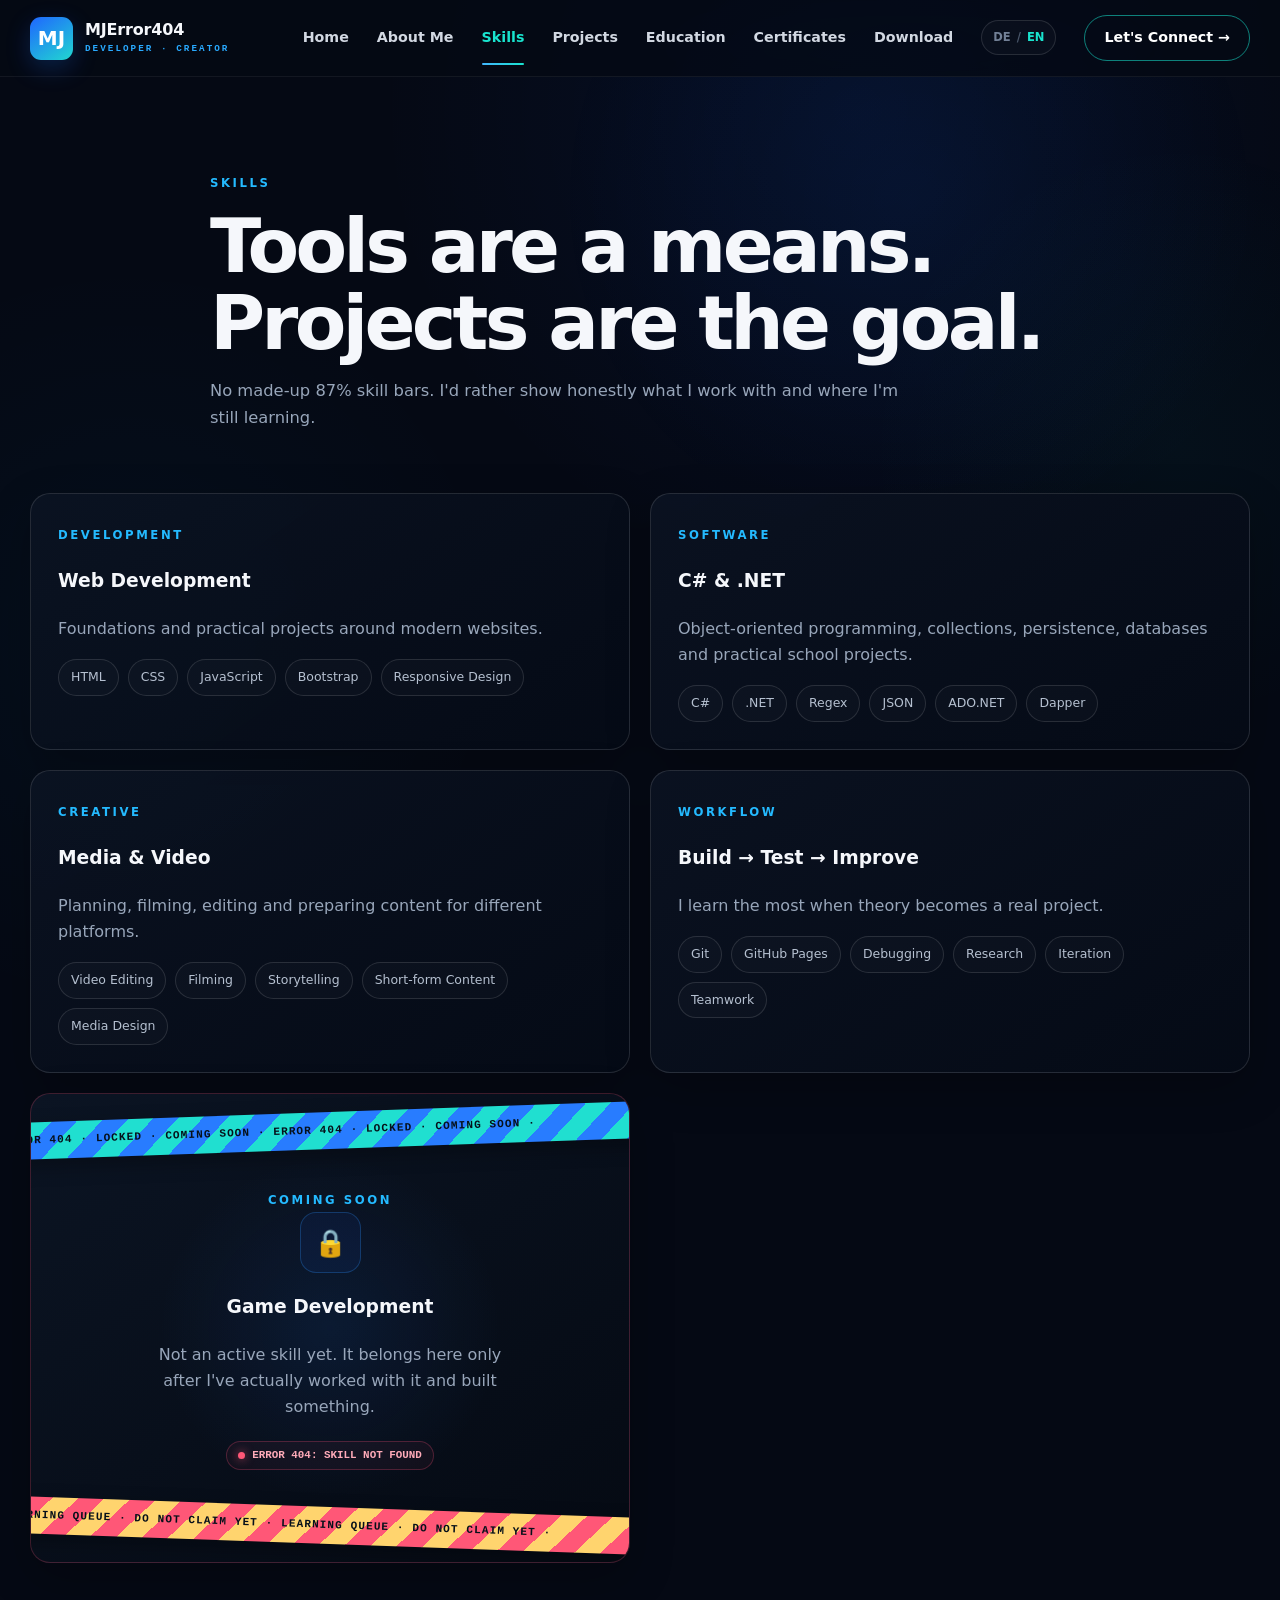
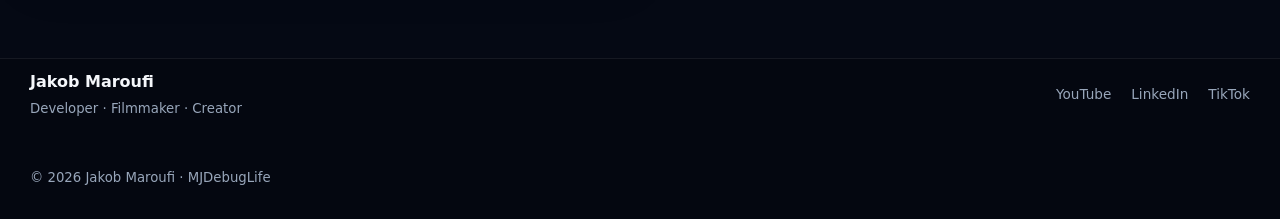
<file: skills.html>
<!DOCTYPE html>
<html lang="en">
<head>
  <meta charset="UTF-8">
  <meta name="viewport" content="width=device-width, initial-scale=1.0">
  <title data-i18n="title_skills">Skills | Jakob Maroufi</title>
  <meta name="description" content="Skills of Jakob Maroufi in development, media and creative technology.">
  <meta name="author" content="Jakob Maroufi">
  <meta name="robots" content="index, follow">
  <link rel="stylesheet" href="style.css">
  <script src="script.js" defer></script>
</head>
<body>

<header class="site-header">
  <div class="nav-wrap">
    <a class="brand" href="index.html" aria-label="MJError404 Home">
      <span class="brand-mark">MJ</span>
      <span class="brand-copy">
        <strong>MJError404</strong>
        <small data-i18n="brand_subtitle">DEVELOPER · CREATOR</small>
      </span>
    </a>

    <button class="nav-toggle" type="button" data-i18n-aria-label="nav_open" aria-label="Open navigation" aria-expanded="false">
      <span></span><span></span><span></span>
    </button>

    <nav class="main-nav" data-i18n-aria-label="nav_label" aria-label="Main navigation">
      <a href="index.html" data-i18n="nav_home">Home</a>
      <a href="aboutme.html" data-i18n="nav_about">About Me</a>
      <a href="skills.html" data-i18n="nav_skills">Skills</a>
      <a href="projects.html" data-i18n="nav_projects">Projects</a>
      <a href="education.html" data-i18n="nav_education">Education</a>
      <a href="certificates.html" data-i18n="nav_certificates">Certificates</a>
      <a href="download.html" data-i18n="nav_download">Download</a>

      <button class="language-toggle" type="button" data-i18n-aria-label="language_switch" aria-label="Switch language">
        <span class="lang-option" data-lang-label="de">DE</span>
        <span class="lang-divider">/</span>
        <span class="lang-option" data-lang-label="en">EN</span>
      </button>

      <a href="contact.html" class="nav-cta" data-i18n="nav_contact">Let's Connect →</a>
    </nav>
  </div>
</header>


<main>
  <section class="section-shell page-hero reveal">
    <span class="eyebrow" data-i18n="skills_label">SKILLS</span>
    <h1 data-i18n-html="skills_title">Tools are a means.<br>Projects are the goal.</h1>
    <p data-i18n="skills_lead">No made-up 87% skill bars. I'd rather show honestly what I work with and where I'm still learning.</p>
  </section>

  <section class="section-shell skills-grid">
    <article class="glass-card skill-card reveal spotlight-card">
      <span class="eyebrow" data-i18n="skills_dev_label">DEVELOPMENT</span>
      <h3 data-i18n="skills_web_title">Web Development</h3>
      <p data-i18n="skills_web_text">Foundations and practical projects around modern websites.</p>
      <div class="skill-list">
        <span class="skill-tag">HTML</span><span class="skill-tag">CSS</span><span class="skill-tag">JavaScript</span>
        <span class="skill-tag">Bootstrap</span><span class="skill-tag" data-i18n="skill_responsive">Responsive Design</span>
      </div>
    </article>

    <article class="glass-card skill-card reveal spotlight-card">
      <span class="eyebrow" data-i18n="skills_code_label">SOFTWARE</span>
      <h3>C# & .NET</h3>
      <p data-i18n="skills_code_text">Object-oriented programming, collections, persistence, databases and practical school projects.</p>
      <div class="skill-list">
        <span class="skill-tag">C#</span><span class="skill-tag">.NET</span><span class="skill-tag">Regex</span>
        <span class="skill-tag">JSON</span><span class="skill-tag">ADO.NET</span><span class="skill-tag">Dapper</span>
      </div>
    </article>

    <article class="glass-card skill-card reveal spotlight-card">
      <span class="eyebrow" data-i18n="skills_creative_label">CREATIVE</span>
      <h3 data-i18n="skills_media_title">Media & Video</h3>
      <p data-i18n="skills_media_text">Planning, filming, editing and preparing content for different platforms.</p>
      <div class="skill-list">
        <span class="skill-tag" data-i18n="skill_editing">Video Editing</span>
        <span class="skill-tag" data-i18n="skill_filming">Filming</span>
        <span class="skill-tag">Storytelling</span>
        <span class="skill-tag" data-i18n="skill_shortform">Short-form Content</span>
        <span class="skill-tag" data-i18n="skill_media_design">Media Design</span>
      </div>
    </article>

    <article class="glass-card skill-card reveal spotlight-card">
      <span class="eyebrow" data-i18n="skills_workflow_label">WORKFLOW</span>
      <h3 data-i18n="skills_workflow_title">Build → Test → Improve</h3>
      <p data-i18n="skills_workflow_text">I learn the most when theory becomes a real project.</p>
      <div class="skill-list">
        <span class="skill-tag">Git</span><span class="skill-tag">GitHub Pages</span>
        <span class="skill-tag">Debugging</span><span class="skill-tag" data-i18n="skill_research">Research</span>
        <span class="skill-tag" data-i18n="skill_iteration">Iteration</span><span class="skill-tag" data-i18n="skill_teamwork">Teamwork</span>
      </div>
    </article>

    <article class="glass-card skill-card locked-skill-card reveal" data-i18n-aria-label="game_aria" aria-label="Game Development – Coming Soon">
      <div class="error-tape error-tape-top"><span data-i18n="game_tape_top">ERROR 404 · LOCKED · COMING SOON · ERROR 404 · LOCKED · COMING SOON ·</span></div>
      <div class="locked-skill-content">
        <span class="eyebrow" data-i18n="game_soon">COMING SOON</span>
        <div class="lock-icon" aria-hidden="true">🔒</div>
        <h3 data-i18n="game_title">Game Development</h3>
        <p data-i18n="game_text">Not an active skill yet. It belongs here only after I've actually worked with it and built something.</p>
        <div class="lock-status"><span class="status-dot"></span> <span data-i18n="game_status">ERROR 404: SKILL NOT FOUND</span></div>
      </div>
      <div class="error-tape error-tape-bottom"><span data-i18n="game_tape_bottom">LEARNING QUEUE · DO NOT CLAIM YET · LEARNING QUEUE · DO NOT CLAIM YET ·</span></div>
    </article>
  </section>
</main>


<footer class="site-footer">
  <div class="section-shell footer-inner">
    <div>
      <strong>Jakob Maroufi</strong>
      <p data-i18n="footer_role">Developer · Filmmaker · Creator</p>
    </div>
    <div class="footer-links">
      <a href="https://www.youtube.com/@MJError404" target="_blank" rel="noopener">YouTube</a>
      <a href="https://www.linkedin.com/in/jakob-maroufi-1bb01a386/" target="_blank" rel="noopener">LinkedIn</a>
       <a href="https://www.tiktok.com/@mjdebuglife" target="_blank" rel="noopener">TikTok</a>
    </div>
    <p class="copyright" data-i18n="footer_copyright">© 2026 Jakob Maroufi · MJDebugLife</p>
  </div>
</footer>

</body>
</html>
</file>
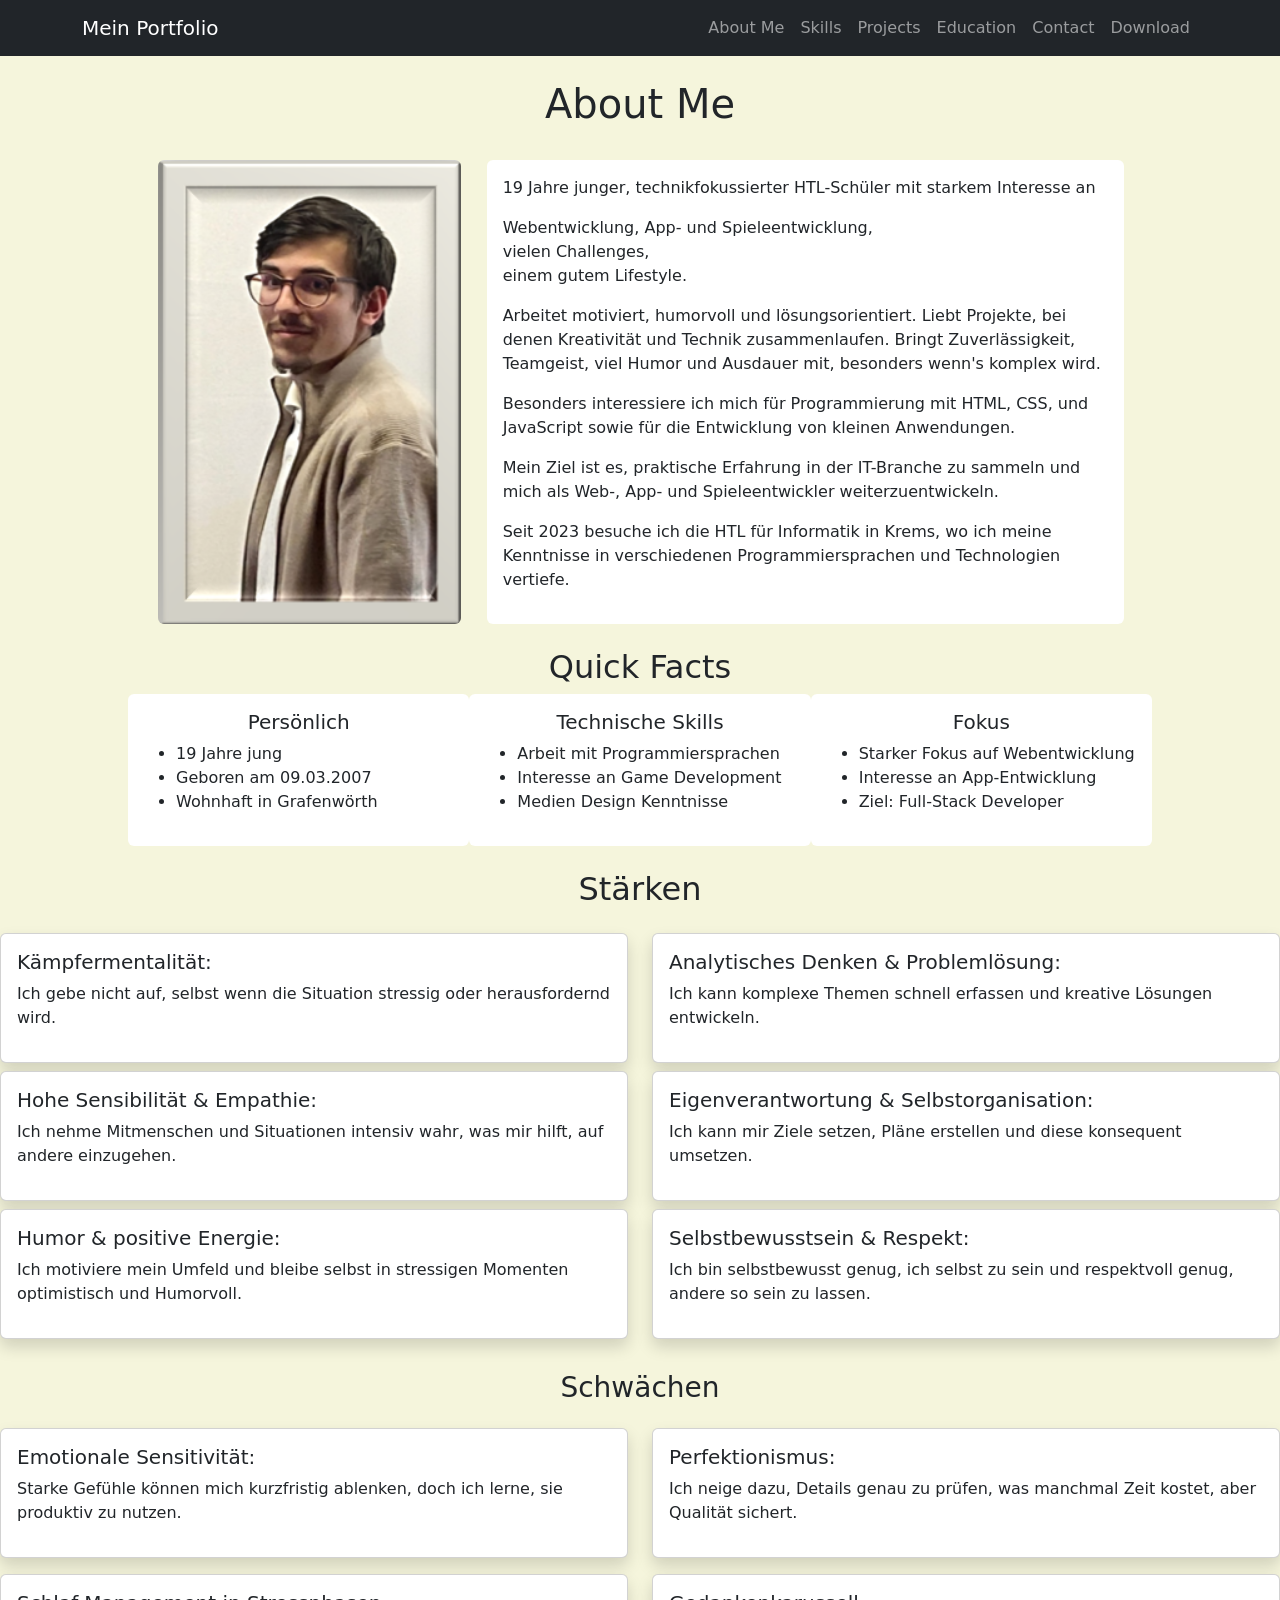
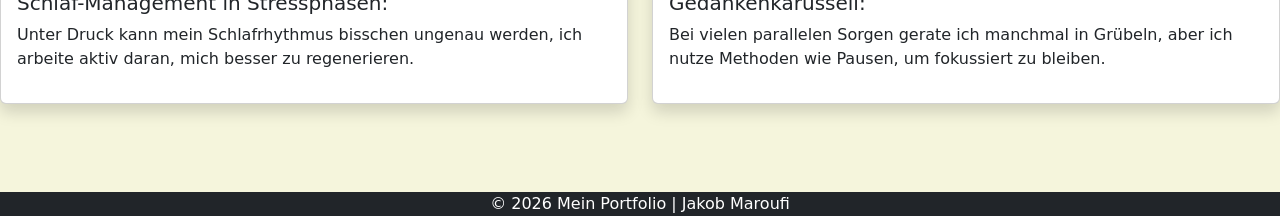
<file: Lebenslauf-Website/aboutme.html>
<!DOCTYPE html>
<html lang="en">
<head>
    <meta charset="UTF-8">
    <meta name="viewport" content="width=device-width, initial-scale=1.0">
    <title>Mein Portfolio</title>
    
    <script src="script.js"></script>
    <link rel="stylesheet" href="style.css">
    <script src="https://cdn.jsdelivr.net/npm/bootstrap@5.3.0/dist/js/bootstrap.bundle.min.js"></script>
    <link href="https://cdn.jsdelivr.net/npm/bootstrap@5.3.0/dist/css/bootstrap.min.css" rel="stylesheet">

</head>
<body>
    
<!-- //////////////////////////////////////// -->
<nav class="navbar navbar-expand-lg navbar-dark bg-dark">
    <div class="container">
        <a class="navbar-brand" href="index.html">Mein Portfolio</a>

        <button class="navbar-toggler" type="button" data-bs-toggle="collapse" data-bs-target="#navbarNav">
            <span class="navbar-toggler-icon"></span>
        </button>

        <div class="collapse navbar-collapse" id="navbarNav">
            <ul class="navbar-nav ms-auto">
                <li class="nav-item"><a class="nav-link" href="aboutme.html">About Me</a></li>
                <li class="nav-item"><a class="nav-link" href="skills.html">Skills</a></li>
                <li class="nav-item"><a class="nav-link" href="projects.html">Projects</a></li>
                <li class="nav-item"><a class="nav-link" href="education.html">Education</a></li>
                <!-- <li class="nav-item"><a class="nav-link" href="certificates.html">Certificates</a></li> -->
                <li class="nav-item"><a class="nav-link" href="contact.html">Contact</a></li>
                <li class="nav-item"><a class="nav-link" href="download.html">Download</a></li>
            </ul>
        </div>
    </div>
</nav>
<!-- //////////////////////////////////////// -->

<!-- //////////////////////////////////////// -->
<br>
<div class="title"><h1>About Me</h1></div>
<br>

<div class="container-fluid px-3" style="max-width: 1000px; margin: 0 auto;">
    <div class="row align-items-stretch justify-content-center">
        <div class="col-12 col-md-4 text-center">
            <img src="images/me.jpg" class="img-fluid rounded" alt="Mein Foto" style="max-width: 100%; height: 100%;">
        </div>
        <div class="col-12 col-md-8">
            <div class="bg-white text-dark p-3 rounded">
                <p>
                    19 Jahre junger, technikfokussierter
                    <span data-bs-toggle="tooltip" title="Höhere Technische Lehranstalt">HTL</span>-Schüler
                    mit starkem Interesse an
                    <p>
                        Webentwicklung, App- und Spieleentwicklung, <br>
                        vielen Challenges, <br>
                        einem gutem Lifestyle.
                    </p>

                    Arbeitet motiviert, humorvoll und lösungsorientiert.
                    Liebt Projekte, bei denen Kreativität und Technik zusammenlaufen.
                    Bringt Zuverlässigkeit, Teamgeist, viel Humor und Ausdauer mit, besonders wenn's komplex wird.
                </p>

                <p>
                    Besonders interessiere ich mich für Programmierung mit
                    <span data-bs-toggle="tooltip" title="Hypertext Markup Language">HTML</span>,
                    <span data-bs-toggle="tooltip" title="Cascading Style Sheets">CSS</span>,
                    und JavaScript sowie für die Entwicklung von kleinen Anwendungen.
                </p>

                <p>
                    Mein Ziel ist es, praktische Erfahrung in der
                    <span data-bs-toggle="tooltip" title="Informationstechnologie">IT</span>-Branche
                    zu sammeln und mich als Web-, App- und Spieleentwickler weiterzuentwickeln.
                </p>

                <p>
                    Seit 2023 besuche ich die
                    <span data-bs-toggle="tooltip" title="Höhere Technische Lehranstalt">HTL</span>
                    für Informatik in Krems, wo ich meine Kenntnisse in verschiedenen Programmiersprachen und Technologien vertiefe.
                </p>
            </div>
        </div>
  </div>
</div>

<div class="mt-4 text-center" style="max-width: 1000px; margin: 0 auto;">
    <h2>Quick Facts</h2>
    <div class="row justify-content-center g-4">
        <div class="col-12 col-md-4 bg-white text-dark p-3 rounded">
            <h5>Persönlich</h5>
            <ul class="text-start">
                <li>19 Jahre jung</li>
                <li>Geboren am 09.03.2007</li>
                <li>Wohnhaft in Grafenwörth</li>
            </ul>
        </div>
        <div class="col-12 col-md-4 bg-white text-dark p-3 rounded">
            <h5>Technische Skills</h5>
            <ul class="text-start">
                <li>Arbeit mit Programmiersprachen</li>
                <li>Interesse an Game Development</li>
                <li>Medien Design Kenntnisse</li>
            </ul>
        </div>
        <div class="col-12 col-md-4 bg-white text-dark p-3 rounded">
            <h5>Fokus</h5>
            <ul class="text-start">
                <li>Starker Fokus auf Webentwicklung</li>
                <li>Interesse an App-Entwicklung</li>
                <li>Ziel: Full-Stack Developer</li>
            </ul>
        </div>
    </div>
</div>
<br>
<!-- //////////////////////////////////////// -->

<div class="title"><h2>Stärken</23></div>
<div class="row mt-4">

    <div class="col-md-6">
        <div class="card shadow p-3 mb-2">
            <h5>Kämpfermentalität:</h5>
            <p>Ich gebe nicht auf, selbst wenn die Situation stressig oder herausfordernd wird.</p>
        </div>
    </div>

    <div class="col-md-6">
        <div class="card shadow p-3 mb-2">
            <h5>Analytisches Denken & Problemlösung:</h5>
            <p>Ich kann komplexe Themen schnell erfassen und kreative Lösungen entwickeln.</p>
        </div>
    </div>

    <div class="col-md-6">
        <div class="card shadow p-3 mb-2">
            <h5>Hohe Sensibilität & Empathie:</h5>
            <p>Ich nehme Mitmenschen und Situationen intensiv wahr, was mir hilft, auf andere einzugehen.</p>
        </div>
    </div>

    <div class="col-md-6">
        <div class="card shadow p-3 mb-2">
            <h5>Eigenverantwortung & Selbstorganisation: </h5>
            <p>Ich kann mir Ziele setzen, Pläne erstellen und diese konsequent umsetzen.</p>
        </div>
    </div>

    <div class="col-md-6">
        <div class="card shadow p-3 mb-2">
            <h5>Humor & positive Energie:</h5>
            <p>Ich motiviere mein Umfeld und bleibe selbst in stressigen Momenten optimistisch und Humorvoll.</p>
        </div>
    </div>

    <div class="col-md-6">
        <div class="card shadow p-3 mb-2">
            <h5>Selbstbewusstsein & Respekt:</h5>
            <p>Ich bin selbstbewusst genug, ich selbst zu sein und respektvoll genug, andere so sein zu lassen.</p>
        </div>
    </div>
</div>

<br>
   
<div class="title"><h3>Schwächen</h3></div>
<div class="row mt-4">

    <div class="col-md-6">
        <div class="card shadow p-3 mb-3">
            <h5>Emotionale Sensitivität:</h5>
            <p>Starke Gefühle können mich kurzfristig ablenken, doch ich lerne, sie produktiv zu nutzen.</p>
        </div>
    </div>

    <div class="col-md-6">
        <div class="card shadow p-3 mb-3">
            <h5>Perfektionismus:</h5>
            <p>Ich neige dazu, Details genau zu prüfen, was manchmal Zeit kostet, aber Qualität sichert.</p>
        </div>
    </div>

    <div class="col-md-6">
        <div class="card shadow p-3 mb-3">
            <h5>Schlaf-Management in Stressphasen:</h5>
            <p>Unter Druck kann mein Schlafrhythmus bisschen ungenau werden, ich arbeite aktiv daran, mich besser zu regenerieren.</p>
        </div>
    </div>

    <div class="col-md-6">
        <div class="card shadow p-3 mb-3">
            <h5>Gedankenkarussell:</h5>
            <p>Bei vielen parallelen Sorgen gerate ich manchmal in Grübeln, aber ich nutze Methoden wie Pausen, um fokussiert zu bleiben.</p>
        </div>
    </div>
    


</div>
</body>
<br><br><br>
<footer>
    <div class="containerFooter bg-dark">
        &copy; 2026 Mein Portfolio | Jakob Maroufi 
    </div>
</footer>
</html>
</file>
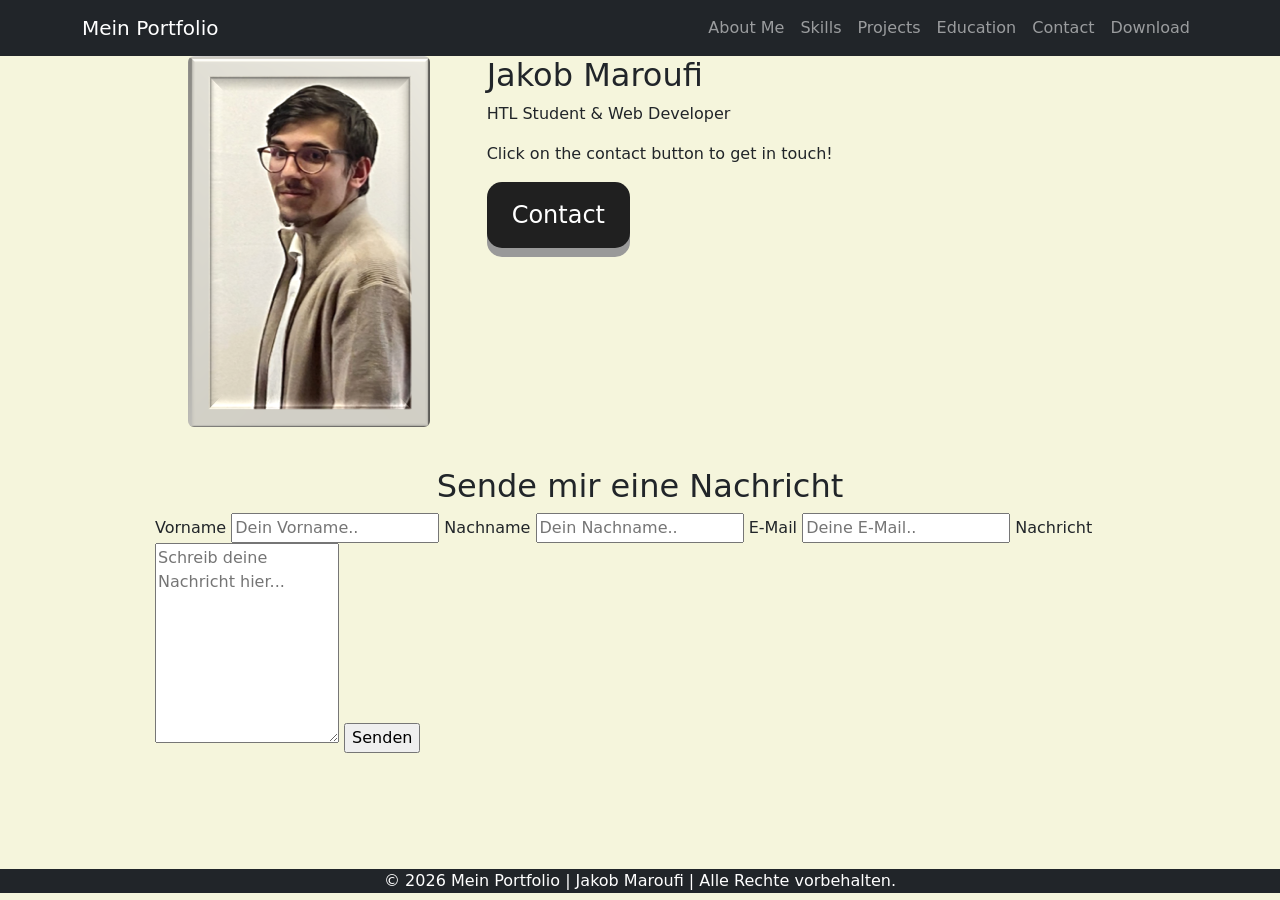
<file: Lebenslauf-Website/contact.html>
<!DOCTYPE html>
<html lang="en">
<head>
    <meta charset="UTF-8">
    <meta name="viewport" content="width=device-width, initial-scale=1.0">
    <title>Mein Portfolio</title>
    
    <script src="script.js"></script>
    <link rel="stylesheet" href="style.css">
    <script src="https://cdn.jsdelivr.net/npm/bootstrap@5.3.0/dist/js/bootstrap.bundle.min.js"></script>
    <link href="https://cdn.jsdelivr.net/npm/bootstrap@5.3.0/dist/css/bootstrap.min.css" rel="stylesheet">

</head>
<body>
    
<!-- //////////////////////////////////////// -->
<nav class="navbar navbar-expand-lg navbar-dark bg-dark">
    <div class="container">
        <a class="navbar-brand" href="index.html">Mein Portfolio</a>

        <button class="navbar-toggler" type="button" data-bs-toggle="collapse" data-bs-target="#navbarNav">
            <span class="navbar-toggler-icon"></span>
        </button>

        <div class="collapse navbar-collapse" id="navbarNav">
            <ul class="navbar-nav ms-auto">
                <li class="nav-item"><a class="nav-link" href="aboutme.html">About Me</a></li>
                <li class="nav-item"><a class="nav-link" href="skills.html">Skills</a></li>
                <li class="nav-item"><a class="nav-link" href="projects.html">Projects</a></li>
                <li class="nav-item"><a class="nav-link" href="education.html">Education</a></li>
                <!-- <li class="nav-item"><a class="nav-link" href="certificates.html">Certificates</a></li> -->
                <li class="nav-item"><a class="nav-link" href="contact.html">Contact</a></li>
                <li class="nav-item"><a class="nav-link" href="download.html">Download</a></li>
            </ul>
        </div>
    </div>
</nav>
<!-- //////////////////////////////////////// -->

<!-- //////////////////////////////////////// -->

<div class="container-fluid px-3" style="max-width: 1000px; margin: 0 auto;">
    <div class="row align-items-stretch justify-content-center">
        <div class="col-12 col-md-4 text-center">
            <img src="images/me.jpg" alt="Jakob" class="img-fluid rounded" style="max-width: 100%; height: 100%; object-fit: cover;">
        </div>
        <div class="col-12 col-md-8">
            <div class="contact-card">
                    <h2>Jakob Maroufi</h2>
                    <p class="titleContact">HTL Student &amp; Web Developer</p>
                    <p>Click on the contact button to get in touch!</p>
                    <p><button class="button" onclick="toggleContact()">Contact</button></p>
                    
                    <div id="contactInfo" style="display: none; margin-top: 20px;">
                        <hr>
                        <h5>Kontaktinformationen:</h5>
                        <p><strong>Email:</strong> <a href="mailto:j.maroufi@htlkrems.at">j.maroufi@htlkrems.at</a></p>
                        <p><strong>Email:</strong> <a href="mailto:jakob.maroufi140@gmail.com">jakob.maroufi140@gmail.com</a></p>
                        <p><strong>Telefon:</strong> <a href="tel:+436609668239">+43 660 966 8239</a></p>
                        <p><strong>Adresse:</strong> Grafenwörth, Österreich</p>
                        <p><strong>LinkedIn:</strong> <a href="https://www.linkedin.com/in/jakob-maroufi-1bb01a386/" target="_blank">linkedIn.com/in/jakob-maroufi-1bb01a386</a></p>
                        <p><strong>GitHub:</strong> <a href="https://mj-07-wq.github.io/lebenslauf-mj/index.html" target="_blank">mj-07-wq.github.io/lebenslauf-mj/index.html</a></p>
                    </div>
            </div>
        </div>
    </div>
</div>

<div class="containerContactForms" style="max-width: 1000px; margin: 20px auto; padding: 0 15px;">
    <h2 style="text-align: center; margin-top: 40px;">Sende mir eine Nachricht</h2>
    <form
        id="contactForm"
        action="https://formspree.io/f/mojpwzze"
        data-endpoint="https://formspree.io/f/mojpwzze"

        method="POST">
        <input type="hidden" name="_subject" value="Neue Nachricht von deiner Portfolio-Website">

        <label for="fname">Vorname</label>
        <input type="text" id="fname" name="firstname" placeholder="Dein Vorname.." required>

        <label for="lname">Nachname</label>
        <input type="text" id="lname" name="lastname" placeholder="Dein Nachname.." required>

        <label for="email">E-Mail</label>
        <input type="email" id="email" name="email" placeholder="Deine E-Mail.." required>

        <label for="subject">Nachricht</label>
        <textarea id="subject" name="message" placeholder="Schreib deine Nachricht hier..." style="height:200px" required></textarea>

        <input type="submit" value="Senden">
    </form>
    <div id="formMessage" style="display: none; margin-top: 16px; padding: 12px; border-radius: 4px;"></div>
</div>
<br>
</body>
<br><br><br>
<footer>
    <div class="containerFooter bg-dark">
        &copy; 2026 Mein Portfolio | Jakob Maroufi | Alle Rechte vorbehalten.
    </div>
</footer>
</html>
</file>
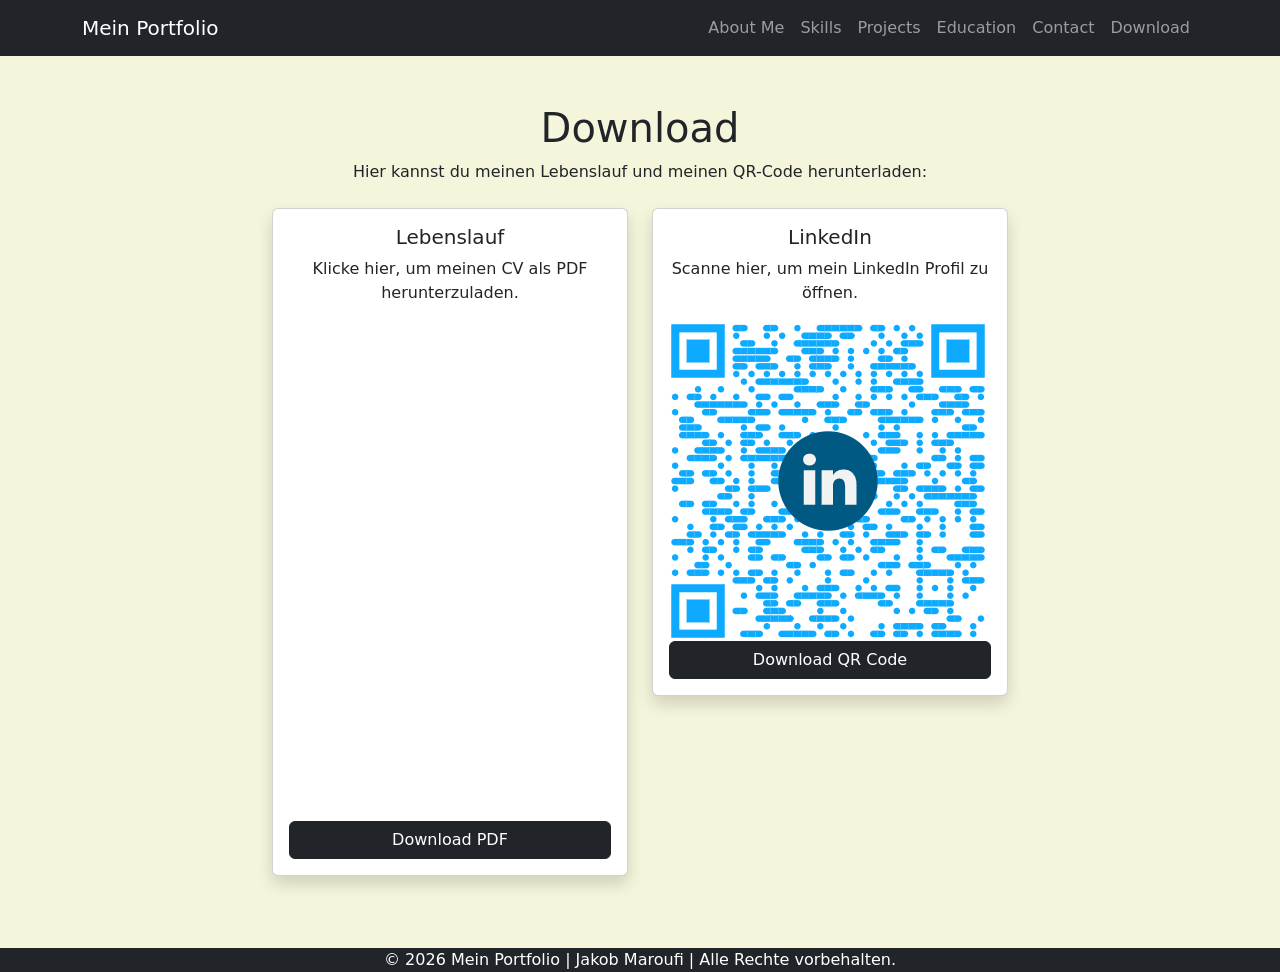
<file: Lebenslauf-Website/download.html>
<!DOCTYPE html>
<html lang="en">
<head>
    <meta charset="UTF-8">
    <meta name="viewport" content="width=device-width, initial-scale=1.0">
    <title>Mein Portfolio</title>
    
    <script src="script.js"></script>
    <link rel="stylesheet" href="style.css">
    <script src="https://cdn.jsdelivr.net/npm/bootstrap@5.3.0/dist/js/bootstrap.bundle.min.js"></script>
    <link href="https://cdn.jsdelivr.net/npm/bootstrap@5.3.0/dist/css/bootstrap.min.css" rel="stylesheet">

</head>
<body>
    
<!-- //////////////////////////////////////// -->
<nav class="navbar navbar-expand-lg navbar-dark bg-dark">
    <div class="container">
        <a class="navbar-brand" href="index.html">Mein Portfolio</a>

        <button class="navbar-toggler" type="button" data-bs-toggle="collapse" data-bs-target="#navbarNav">
            <span class="navbar-toggler-icon"></span>
        </button>

        <div class="collapse navbar-collapse" id="navbarNav">
            <ul class="navbar-nav ms-auto">
                <li class="nav-item"><a class="nav-link" href="aboutme.html">About Me</a></li>
                <li class="nav-item"><a class="nav-link" href="skills.html">Skills</a></li>
                <li class="nav-item"><a class="nav-link" href="projects.html">Projects</a></li>
                <li class="nav-item"><a class="nav-link" href="education.html">Education</a></li>
                <!-- <li class="nav-item"><a class="nav-link" href="certificates.html">Certificates</a></li> -->
                <li class="nav-item"><a class="nav-link" href="contact.html">Contact</a></li>
                <li class="nav-item"><a class="nav-link" href="download.html">Download</a></li>
            </ul>
        </div>
    </div>
</nav>
<!-- //////////////////////////////////////// -->
<div class="container mt-5 text-center">
    <h1>Download</h1>
    <p class="mb-4">Hier kannst du meinen Lebenslauf und meinen QR-Code herunterladen:</p>

    <div class="row justify-content-center g-4">

        <!-- Lebenslauf -->
        <div class="col-md-4">
            <div class="card shadow p-3">
                <h5>Lebenslauf</h5>
                <p>Klicke hier, um meinen CV als PDF herunterzuladen.</p>
                <iframe src="downloads/Lebenslauf.pdf" width="100%" height="500px"></iframe>
                <a href="downloads/Lebenslauf.pdf" class="btn btn-dark" download>
                    Download PDF
                </a>
            </div>
        </div>

        <!-- QR Code -->
        <div class="col-md-4">
            <div class="card shadow p-3">
                <h5>LinkedIn</h5>
                <p>Scanne hier, um mein LinkedIn Profil zu öffnen.</p>
                <div class="qr-card-media">
                    <img src="images/qrlinkedIn.jpg" alt="LinkedIn QR Code" class="qr-code-image">
                </div>
                <a href="images/qrlinkedIn.jpg" class="btn btn-dark" download>
                    Download QR Code
                </a>
            </div>
        </div>

    </div>
</div>


</body>
<br><br><br>
<footer>
    <div class="containerFooter bg-dark">
        &copy; 2026 Mein Portfolio | Jakob Maroufi | Alle Rechte vorbehalten.
    </div>
</footer>
</html>
</file>
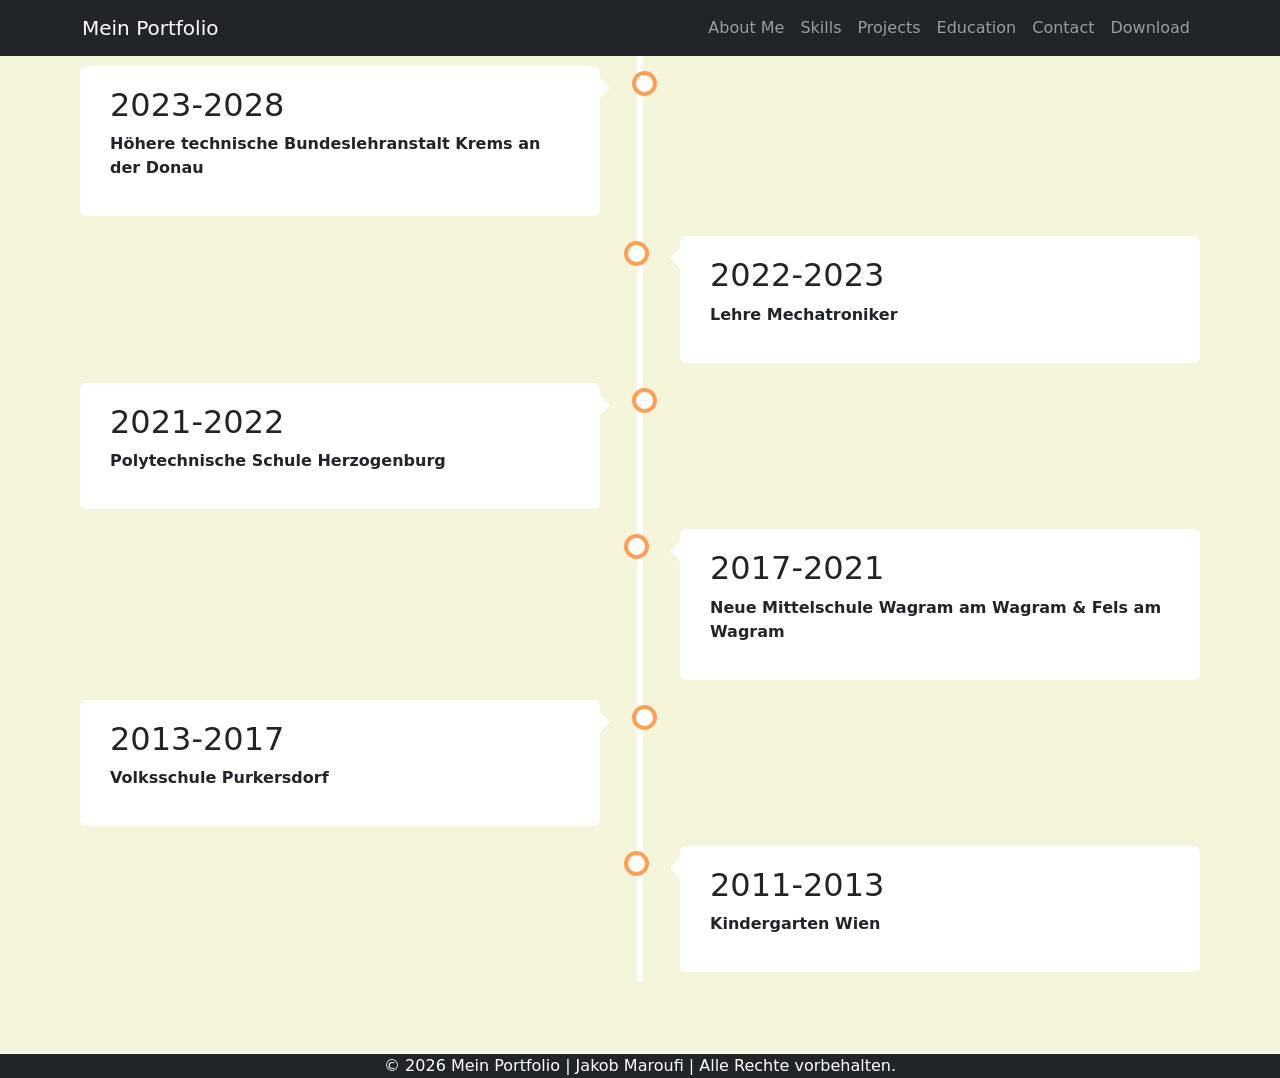
<file: Lebenslauf-Website/education.html>
<!DOCTYPE html>
<html lang="en">
<head>
    <meta charset="UTF-8">
    <meta name="viewport" content="width=device-width, initial-scale=1.0">
    <title>Mein Portfolio</title>
    
    <script src="script.js"></script>
    <link rel="stylesheet" href="style.css">
    <script src="https://cdn.jsdelivr.net/npm/bootstrap@5.3.0/dist/js/bootstrap.bundle.min.js"></script>
    <link href="https://cdn.jsdelivr.net/npm/bootstrap@5.3.0/dist/css/bootstrap.min.css" rel="stylesheet">

</head>
<body>
    
<!-- //////////////////////////////////////// -->
<nav class="navbar navbar-expand-lg navbar-dark bg-dark">
    <div class="container">
        <a class="navbar-brand" href="index.html">Mein Portfolio</a>

        <button class="navbar-toggler" type="button" data-bs-toggle="collapse" data-bs-target="#navbarNav">
            <span class="navbar-toggler-icon"></span>
        </button>

        <div class="collapse navbar-collapse" id="navbarNav">
            <ul class="navbar-nav ms-auto">
                <li class="nav-item"><a class="nav-link" href="aboutme.html">About Me</a></li>
                <li class="nav-item"><a class="nav-link" href="skills.html">Skills</a></li>
                <li class="nav-item"><a class="nav-link" href="projects.html">Projects</a></li>
                <li class="nav-item"><a class="nav-link" href="education.html">Education</a></li>
               <!--<li class="nav-item"><a class="nav-link" href="certificates.html">Certificates</a></li>-->
                <li class="nav-item"><a class="nav-link" href="contact.html">Contact</a></li>
                <li class="nav-item"><a class="nav-link" href="download.html">Download</a></li>
            </ul>
        </div>
    </div>
</nav>
<!-- //////////////////////////////////////// -->

<div class="timeline">
  <div class="containerT left">
    <div class="content">
      <h2>2023-2028</h2>
      <p><strong>Höhere technische Bundeslehranstalt Krems an der Donau</strong></p>
    </div>
  </div>
  <div class="containerT right">
    <div class="content">
      <h2>2022-2023</h2>
      <p><strong>Lehre Mechatroniker</strong></p>
    </div>
  </div>
  <div class="containerT left">
    <div class="content">
      <h2>2021-2022</h2>
      <p><strong> Polytechnische Schule Herzogenburg</strong></p>
    </div>
  </div>
  <div class="containerT right">
    <div class="content">
      <h2>2017-2021</h2>
      <p><strong>Neue Mittelschule Wagram am Wagram & Fels am Wagram</strong></p>
    </div>
  </div>
  <div class="containerT left">
    <div class="content">
      <h2>2013-2017</h2>
      <p><strong>Volksschule Purkersdorf</strong></p>
    </div>
  </div>
  <div class="containerT right">
    <div class="content">
      <h2>2011-2013</h2>
      <p><strong>Kindergarten Wien</strong></p>
    </div>
  </div>
</div>


</body>
<br><br><br>
<footer>
    <div class="containerFooter bg-dark">
        &copy; 2026 Mein Portfolio | Jakob Maroufi | Alle Rechte vorbehalten.
    </div>
</footer>
</html>
</file>
<file: style.css>
/* ============================================================
   MJERROR404 — COMPLETE STYLESHEET
   Dark tech portfolio · responsive · bilingual
   ============================================================ */

:root {
  --bg: #050914;
  --bg-soft: #09111f;
  --card: rgba(10, 18, 33, 0.88);
  --card-strong: #0b1424;
  --text: #f5f7fb;
  --muted: #98a6ba;
  --line: rgba(255, 255, 255, 0.11);
  --blue: #287cff;
  --blue-light: #42b6ff;
  --cyan: #19e4cf;
  --accent: #6ea8ff;
  --accent-2: #7df2d2;
  --danger: #ff5777;
  --warning: #ffd46e;
  --radius: 20px;
  --shadow: 0 28px 80px rgba(0, 0, 0, 0.42);
  --max: 1220px;
}

* { box-sizing: border-box; }

html { scroll-behavior: smooth; }

body {
  margin: 0;
  color: var(--text);
  background:
    radial-gradient(circle at 67% 6%, rgba(20, 91, 255, 0.08), transparent 25%),
    radial-gradient(circle at 10% 35%, rgba(0, 180, 255, 0.035), transparent 23%),
    var(--bg);
  font-family: Inter, ui-sans-serif, system-ui, -apple-system, BlinkMacSystemFont, "Segoe UI", sans-serif;
  line-height: 1.65;
  overflow-x: hidden;
  animation: page-in .45s ease both;
}

body::before {
  content: "";
  position: fixed;
  inset: -20%;
  z-index: -10;
  pointer-events: none;
  background:
    radial-gradient(circle at 65% 30%, rgba(26, 109, 255, .06), transparent 24%),
    radial-gradient(circle at 80% 50%, rgba(25, 228, 207, .035), transparent 20%);
  animation: ambient 18s ease-in-out infinite alternate;
}

img { display: block; max-width: 100%; }
a { color: inherit; }
button, input, textarea { font: inherit; }

.section-shell {
  width: min(calc(100% - 50px), var(--max));
  margin-inline: auto;
}

.section-block { padding: 90px 0; }

/* ============================================================
   HEADER / NAV
   ============================================================ */

.site-header {
  position: sticky;
  top: 0;
  z-index: 200;
  background: rgba(5, 9, 20, .78);
  border-bottom: 1px solid rgba(255, 255, 255, .06);
  backdrop-filter: blur(18px);
}

.nav-wrap {
  width: min(calc(100% - 50px), var(--max));
  min-height: 76px;
  margin-inline: auto;
  display: flex;
  align-items: center;
  justify-content: space-between;
  gap: 30px;
}

.brand {
  display: inline-flex;
  align-items: center;
  gap: 12px;
  text-decoration: none;
}

.brand-mark {
  width: 43px;
  height: 43px;
  display: grid;
  place-items: center;
  border-radius: 11px;
  color: white;
  font-size: 1.25rem;
  font-weight: 900;
  background: linear-gradient(145deg, #1f66ff, #21d7d0);
  box-shadow: 0 8px 25px rgba(35, 116, 255, .23);
}

.brand-copy {
  display: grid;
  line-height: 1.05;
}

.brand-copy strong {
  font-size: 1rem;
  letter-spacing: -.01em;
}

.brand-copy small {
  margin-top: 5px;
  color: #29aaff;
  font: 800 .58rem/1 ui-monospace, SFMono-Regular, Menlo, Consolas, monospace;
  letter-spacing: .22em;
}

.main-nav {
  display: flex;
  align-items: center;
  gap: 28px;
}

.main-nav a {
  position: relative;
  color: #d2d8e2;
  text-decoration: none;
  font-size: .89rem;
  font-weight: 600;
  transition: color .2s ease;
}

.main-nav a:hover,
.main-nav a.active { color: var(--cyan); }

.main-nav a:not(.nav-cta)::after {
  content: "";
  position: absolute;
  left: 0;
  right: 0;
  bottom: -15px;
  height: 2px;
  border-radius: 999px;
  background: linear-gradient(90deg, var(--blue-light), var(--cyan));
  transform: scaleX(0);
  transform-origin: right;
  transition: transform .27s ease;
}

.main-nav a:not(.nav-cta):hover::after,
.main-nav a:not(.nav-cta).active::after {
  transform: scaleX(1);
  transform-origin: left;
}

.nav-cta {
  padding: 10px 19px;
  border: 1px solid rgba(25, 228, 207, .55);
  border-radius: 999px;
  color: white !important;
  transition: background .2s ease, border-color .2s ease, transform .2s ease;
}

.nav-cta:hover {
  transform: translateY(-2px);
  border-color: var(--cyan);
  background: rgba(25, 228, 207, .07);
}

.nav-toggle {
  display: none;
  padding: 8px;
  background: transparent;
  border: 0;
  cursor: pointer;
}

.nav-toggle span {
  display: block;
  width: 24px;
  height: 2px;
  margin: 5px;
  border-radius: 999px;
  background: white;
  transition: transform .25s ease, opacity .2s ease;
}

.nav-toggle.is-open span:first-child { transform: translateY(7px) rotate(45deg); }
.nav-toggle.is-open span:nth-child(2) { opacity: 0; }
.nav-toggle.is-open span:last-child { transform: translateY(-7px) rotate(-45deg); }

/* ============================================================
   LANGUAGE SWITCH
   ============================================================ */

.language-toggle {
  display: inline-flex;
  align-items: center;
  justify-content: center;
  gap: 6px;
  min-width: 72px;
  padding: 7px 11px;
  border: 1px solid rgba(255,255,255,.12);
  border-radius: 999px;
  color: var(--muted);
  background: rgba(255,255,255,.025);
  font-size: .72rem;
  font-weight: 800;
  cursor: pointer;
  transition: border-color .2s ease, background .2s ease, color .2s ease;
}

.language-toggle:hover {
  color: white;
  border-color: rgba(25,228,207,.45);
  background: rgba(25,228,207,.06);
}

.lang-option { color: #728096; transition: color .2s ease; }
.lang-option.active { color: var(--cyan); }
.lang-divider { color: #49576a; }

/* ============================================================
   BUTTONS — NO CLICK GROWTH
   ============================================================ */

.btn {
  position: relative;
  overflow: hidden;
  isolation: isolate;
  display: inline-flex;
  align-items: center;
  justify-content: center;
  gap: 9px;
  padding: 12px 22px;
  border: 1px solid transparent;
  border-radius: 999px;
  font-size: .88rem;
  font-weight: 700;
  text-decoration: none;
  cursor: pointer;
  transition: transform .2s ease, border-color .2s ease, box-shadow .2s ease, filter .2s ease;
  scale: 1;
}

.btn:hover { transform: translateY(-2px); }
.btn:active,
.btn:focus,
.btn:focus-visible {
  scale: 1 !important;
}

.btn:active { transform: none !important; }

.btn-primary {
  color: white;
  background: linear-gradient(100deg, #246cff, #20aee9, #16daba);
  box-shadow: 0 13px 30px rgba(26, 107, 255, .18);
}

.btn-primary:hover {
  box-shadow: 0 15px 38px rgba(26, 107, 255, .27);
  filter: brightness(1.07);
}

.btn-primary::before {
  content: "";
  position: absolute;
  inset: -30% auto -30% -60%;
  z-index: -1;
  width: 38%;
  transform: skewX(-20deg);
  background: linear-gradient(90deg, transparent, rgba(255,255,255,.5), transparent);
  transition: left .55s ease;
}

.btn-primary:hover::before { left: 130%; }

.btn-secondary {
  color: white;
  background: rgba(255, 255, 255, .015);
  border-color: rgba(255, 255, 255, .18);
}

.btn-secondary:hover { border-color: rgba(255, 255, 255, .34); }

/* ============================================================
   TYPOGRAPHY
   ============================================================ */

.eyebrow {
  margin: 0;
  color: #24baff;
  font-size: .73rem;
  font-weight: 850;
  letter-spacing: .22em;
  text-transform: uppercase;
}

.section-more {
  display: inline-block;
  color: var(--cyan);
  text-decoration: none;
  font-size: .83rem;
  font-weight: 700;
  transition: transform .2s ease, color .2s ease;
}

.section-more:hover {
  color: white;
  transform: translateX(3px);
}

/* ============================================================
   HOME HERO
   ============================================================ */

.landing-hero {
  position: relative;
  min-height: calc(100vh - 76px);
  overflow: hidden;
}

.landing-hero-inner {
  position: relative;
  z-index: 5;
  min-height: 760px;
  display: grid;
  grid-template-columns: minmax(0, .93fr) minmax(510px, 1.07fr);
  align-items: center;
  gap: 28px;
  padding: 58px 0 65px;
}

.landing-copy {
  position: relative;
  z-index: 15;
  padding-bottom: 20px;
}

.landing-copy h1 {
  max-width: 630px;
  margin: 20px 0 24px;
  font-size: clamp(3.2rem, 5.6vw, 5.45rem);
  line-height: .99;
  letter-spacing: -.055em;
}

.landing-copy h1 span {
  display: inline-block;
  color: transparent;
  background: linear-gradient(90deg, #2864ff 3%, #219bff 45%, #13dfbc 100%);
  background-size: 200% 100%;
  background-clip: text;
  -webkit-background-clip: text;
  animation: gradient-slide 7s ease-in-out infinite;
}

.landing-lead {
  max-width: 560px;
  margin: 0;
  color: var(--muted);
  font-size: 1rem;
  line-height: 1.7;
}

.landing-lead strong { color: var(--text); }

.hero-actions {
  display: flex;
  flex-wrap: wrap;
  gap: 14px;
  margin-top: 31px;
}

.hero-stats {
  max-width: 530px;
  margin-top: 47px;
  display: grid;
  grid-template-columns: repeat(3, 1fr);
}

.hero-stat {
  position: relative;
  min-height: 88px;
  padding: 0 23px;
  display: flex;
  flex-direction: column;
  justify-content: center;
}

.hero-stat:first-child { padding-left: 0; }

.hero-stat:not(:last-child)::after {
  content: "";
  position: absolute;
  top: 7px;
  right: 0;
  bottom: 7px;
  width: 1px;
  background: rgba(255, 255, 255, .11);
}

.stat-icon {
  margin-bottom: 3px;
  color: #21b7ff;
  font-size: 1.28rem;
  font-weight: 900;
}

.hero-stat strong {
  color: white;
  font-size: 1.15rem;
}

.hero-stat small {
  color: #7f8ba0;
  font-size: .75rem;
}

.hero-feature-bar {
  width: fit-content;
  max-width: 100%;
  margin-top: 37px;
  padding: 11px 16px;
  display: flex;
  flex-wrap: wrap;
  gap: 14px 25px;
  border: 1px solid rgba(255,255,255,.10);
  border-radius: 10px;
  color: #aab6c7;
  background: rgba(6, 12, 24, .38);
  font-size: .74rem;
}

.hero-showcase {
  position: relative;
  min-height: 675px;
  isolation: isolate;
  perspective: 1100px;
}

.person-backlight {
    position: absolute;

    top: 15px;
    left: 50%;

    z-index: -3;

    width: 520px;
    height: 610px;

    transform: translateX(-50%);

    border-radius: 48% 52% 45% 55%;

    background:
        radial-gradient(
            ellipse at 55% 42%,
            rgba(32, 150, 255, .30) 0%,
            rgba(20, 105, 255, .16) 36%,
            rgba(19, 228, 207, .045) 56%,
            transparent 73%
        );

    filter: blur(42px);

    opacity: .9;

    animation:
        glow-breathe
        5s ease-in-out
        infinite;
}


/* Foto selbst */

.hero-person {
    position: absolute;

    top: -4px;
    left: 50%;

    z-index: 2;

    width: min(490px, 90%);

    max-height: 665px;

    object-fit: contain;
    object-position: center bottom;

    transform:
        translateX(-50%);

    /*
       Nur natürlicher Schatten.
       KEIN harter blauer Outline-Shadow mehr.
    */
    filter:
        drop-shadow(
            0 30px 38px
            rgba(0, 0, 0, .38)
        );

    /*
       Unterkante wird langsam ausgeblendet.
       Dadurch verschwindet der "ausgeschnittene Sticker"-Look.
    */
    -webkit-mask-image:
        linear-gradient(
            to bottom,

            black 0%,
            black 76%,

            rgba(0, 0, 0, .96) 82%,
            rgba(0, 0, 0, .82) 87%,
            rgba(0, 0, 0, .45) 94%,

            transparent 100%
        );

    mask-image:
        linear-gradient(
            to bottom,

            black 0%,
            black 76%,

            rgba(0, 0, 0, .96) 82%,
            rgba(0, 0, 0, .82) 87%,
            rgba(0, 0, 0, .45) 94%,

            transparent 100%
        );

    transition:
        transform
        .55s
        cubic-bezier(.2,.8,.2,1);
}


/* Nur ganz leichte Bewegung */

.hero-showcase:hover .hero-person {
    transform:
        translateX(-50%)
        translateY(-3px);
}


/* Zusätzlicher Nebel hinter Terminal und Person */

.hero-showcase::after {
    content: "";

    position: absolute;

    left: 50%;
    bottom: 105px;

    z-index: 3;

    width: 500px;
    height: 170px;

    transform:
        translateX(-50%);

    pointer-events: none;

    background:
        radial-gradient(
            ellipse at center,
            rgba(7, 18, 36, .48),
            rgba(5, 9, 20, .22) 48%,
            transparent 73%
        );

    filter:
        blur(22px);
}

.hero-background-code {
  position: absolute;
  top: 58px;
  right: -20px;
  z-index: -2;
  pointer-events: none;
  opacity: .21;
  color: #1688d1;
  font: 600 .66rem/1.68 ui-monospace, SFMono-Regular, Menlo, Consolas, monospace;
}

.hero-background-code pre { margin: 0; }

/* ============================================================
   TERMINAL
   ============================================================ */

.terminal-card {
  --tilt-x: 0deg;
  --tilt-y: 0deg;
  overflow: hidden;
  border: 1px solid rgba(44, 145, 255, .57);
  border-radius: 14px;
  background: rgba(3, 9, 19, .95);
  box-shadow:
    0 30px 70px rgba(0, 0, 0, .52),
    0 0 22px rgba(22, 118, 255, .14);
  transform-style: preserve-3d;
  transition: transform .3s ease, border-color .2s ease;
}

.hero-terminal {
  position: absolute;
  left: 1%;
  right: 1%;
  bottom: 42px;
  z-index: 5;
  width: min(565px, 95%);
  margin-inline: auto;
  transform: rotateX(var(--tilt-x)) rotateY(var(--tilt-y));
}

.terminal-card.is-tilting { transition: transform .065s linear; }

.terminal-top {
  position: relative;
  height: 46px;
  display: flex;
  align-items: center;
  gap: 7px;
  padding: 0 16px;
  border-bottom: 1px solid rgba(255,255,255,.08);
  background: linear-gradient(180deg, rgba(255,255,255,.04), rgba(255,255,255,.01));
}

.terminal-top span {
  width: 10px;
  height: 10px;
  border-radius: 50%;
  background: #8992a3;
}

.terminal-top span:first-child { background: #ff5570; }
.terminal-top span:nth-child(2) { background: #ffd34f; }
.terminal-top span:nth-child(3) { background: #51d35b; }

.terminal-top p {
  position: absolute;
  left: 50%;
  margin: 0;
  transform: translateX(-50%);
  color: #96a3b7;
  font: 600 .78rem/1 ui-monospace, SFMono-Regular, Menlo, Consolas, monospace;
}

.terminal-body {
  min-height: 226px;
  padding: 25px 29px;
  transform: translateZ(20px);
  color: #bec8d8;
  font: 600 .88rem/1.85 ui-monospace, SFMono-Regular, Menlo, Consolas, monospace;
}

.terminal-body p { margin: 0 0 7px; }
.terminal-accent { color: #248fff; }
.terminal-success { color: var(--cyan); }

.floating-error {
  position: absolute;
  padding: 17px 19px;
  border: 1px solid rgba(255, 71, 112, .5);
  border-radius: 11px;
  color: #ff6181;
  background: linear-gradient(145deg, rgba(38, 8, 22, .96), rgba(14, 7, 19, .98));
  box-shadow: 0 23px 50px rgba(0,0,0,.43), 0 0 17px rgba(255,61,98,.11);
  font: 900 1.08rem/1.3 ui-monospace, SFMono-Regular, Menlo, Consolas, monospace;
  animation: error-float 4.4s ease-in-out infinite;
}

.hero-error {
  right: -2px;
  bottom: 6px;
  z-index: 9;
  transform: rotate(6deg);
}

.floating-error small {
  display: block;
  margin-top: 7px;
  color: #9ca4b4;
  font-size: .67rem;
  font-weight: 550;
}

.hero-wave {
  position: absolute;
  left: 0;
  right: 0;
  bottom: -85px;
  height: 240px;
  pointer-events: none;
  opacity: .36;
  background-image: radial-gradient(circle, rgba(38, 128, 255, .55) 1px, transparent 1.5px);
  background-size: 14px 14px;
  mask-image: linear-gradient(to bottom, transparent, black 35%, transparent 88%);
  transform: perspective(600px) rotateX(68deg) scaleX(1.4);
}

/* ============================================================
   CARDS / SPOTLIGHT — CLIPPED
   ============================================================ */

.glass-card {
  position: relative;
  border: 1px solid rgba(255,255,255,.12);
  border-radius: var(--radius);
  background: linear-gradient(145deg, rgba(11, 19, 34, .91), rgba(5, 11, 22, .94));
  box-shadow: 0 16px 45px rgba(0,0,0,.24);
}

.spotlight-card {
  --spot-x: 50%;
  --spot-y: 50%;
  position: relative;
  isolation: isolate;
  overflow: hidden !important;
  contain: paint;
}

.spotlight-card::after {
  content: "";
  position: absolute;
  inset: 0;
  z-index: 20;
  pointer-events: none;
  border-radius: inherit;
  opacity: 0;
  background:
    radial-gradient(
      320px circle at var(--spot-x) var(--spot-y),
      rgba(255,255,255,.13),
      rgba(36,132,255,.055) 35%,
      transparent 70%
    );
  transition: opacity .25s ease;
}

.spotlight-card:hover::after { opacity: 1; }

.home-project-card,
.project-card,
.development-card,
.skill-card,
.value-card,
.timeline-card,
.contact-card,
.download-card {
  transition: transform .28s ease, border-color .28s ease, box-shadow .28s ease;
}

.home-project-card:hover,
.project-card:hover,
.development-card:hover,
.skill-card:hover,
.value-card:hover,
.timeline-card:hover,
.contact-card:hover,
.download-card:hover {
  transform: translateY(-5px);
  border-color: rgba(36, 191, 255, .30);
  box-shadow: 0 24px 65px rgba(0,0,0,.34);
}

/* ============================================================
   HOME PROJECTS
   ============================================================ */

.home-project-section {
  position: relative;
  z-index: 10;
  padding: 66px 0 92px;
}

.home-section-header {
  margin-bottom: 28px;
  display: flex;
  align-items: end;
  justify-content: space-between;
  gap: 25px;
}

.home-section-header h2 {
  margin: 8px 0 0;
  font-size: clamp(1.9rem, 3vw, 2.7rem);
  letter-spacing: -.04em;
}

.home-project-grid {
  display: grid;
  grid-template-columns: repeat(3, 1fr);
  gap: 23px;
}

.home-project-card {
  overflow: hidden;
  text-decoration: none;
}

.home-project-thumb {
  position: relative;
  overflow: hidden;
  aspect-ratio: 16 / 9;
  background: #070c16;
}

.home-project-thumb img {
  width: 100%;
  height: 100%;
  object-fit: cover;
  transition: transform .45s ease, filter .45s ease;
}

.home-project-card:hover .home-project-thumb img {
  transform: scale(1.055);
  filter: brightness(1.06);
}

.youtube-gradient {
  display: grid;
  place-items: center;
  background:
    radial-gradient(circle at 50% 50%, rgba(0,126,255,.2), transparent 60%),
    linear-gradient(145deg, #081120, #040811);
}

.project-art {
  font-size: clamp(3rem, 8vw, 5rem);
  font-weight: 950;
  letter-spacing: -.08em;
  color: transparent;
  background: linear-gradient(135deg, var(--blue-light), var(--cyan));
  background-clip: text;
  -webkit-background-clip: text;
  filter: drop-shadow(0 0 20px rgba(36,132,255,.22));
}

.home-play,
.play-badge {
  position: absolute;
  top: 50%;
  left: 50%;
  width: 55px;
  height: 55px;
  display: grid;
  place-items: center;
  transform: translate(-50%, -50%);
  border: 1px solid rgba(255,255,255,.26);
  border-radius: 50%;
  color: white;
  background: rgba(4, 10, 20, .77);
  backdrop-filter: blur(8px);
  transition: transform .25s ease, background .25s ease;
}

.home-project-card:hover .home-play,
.project-card:hover .play-badge {
  transform: translate(-50%, -50%) scale(1.08);
  background: rgba(20, 100, 200, .65);
}

.home-project-content { padding: 20px 21px 22px; }

.project-topline {
  margin-bottom: 8px;
  display: flex;
  align-items: center;
  justify-content: space-between;
}

.project-topline span {
  color: var(--cyan);
  font-size: .73rem;
}

.project-topline small {
  color: #7b879a;
  font-size: .72rem;
}

.home-project-content h3 {
  margin: 0 0 7px;
  font-size: 1.15rem;
  letter-spacing: -.02em;
}

.home-project-content p {
  min-height: 67px;
  margin: 0 0 15px;
  color: #9ca9bb;
  font-size: .84rem;
}

.home-project-content strong {
  color: var(--cyan);
  font-size: .78rem;
}

.portfolio-preview {
  display: grid;
  place-items: center;
  background:
    radial-gradient(circle at center, rgba(20, 120, 255, .20), transparent 58%),
    linear-gradient(145deg, #081120, #040811);
}

.fake-code-window {
  padding: 24px 31px;
  display: flex;
  flex-direction: column;
  gap: 7px;
  border: 1px solid rgba(50, 150, 255, .25);
  border-radius: 12px;
  color: #667691;
  background: rgba(3, 9, 20, .70);
  text-align: center;
  font: 700 .85rem/1.5 ui-monospace, SFMono-Regular, Menlo, Consolas, monospace;
  box-shadow: 0 15px 40px rgba(0,0,0,.35);
}

.fake-code-window strong {
  color: var(--cyan);
  font-size: 1.2rem;
}

/* ============================================================
   HOME ABOUT / SKILLS / CTA
   ============================================================ */

.home-info-section {
  border-top: 1px solid rgba(255,255,255,.075);
  border-bottom: 1px solid rgba(255,255,255,.075);
  background: rgba(2, 6, 14, .22);
}

.home-info-grid {
  display: grid;
  grid-template-columns: 1fr 1fr;
  padding: 76px 0;
}

.home-info-column { padding: 5px 55px; }

.home-info-column:first-child {
  padding-left: 0;
  border-right: 1px solid var(--line);
}

.home-info-column:last-child { padding-right: 0; }

.home-info-column h2 {
  margin: 8px 0 17px;
  font-size: clamp(1.9rem, 3vw, 2.55rem);
  line-height: 1.12;
  letter-spacing: -.04em;
}

.home-info-column p {
  color: var(--muted);
  font-size: .91rem;
}

.pill-row,
.home-skill-list,
.skill-list {
  display: flex;
  flex-wrap: wrap;
  gap: 9px;
}

.pill-row { margin: 21px 0; }
.home-skill-list { margin: 23px 0; }
.skill-list { margin-top: 17px; }

.pill-row span,
.skill-tag {
  display: inline-flex;
  align-items: center;
  justify-content: center;
  padding: 7px 12px;
  border: 1px solid rgba(255,255,255,.12);
  border-radius: 999px;
  color: #b5c0d0;
  background: rgba(255,255,255,.02);
  font-size: .78rem;
  transition: transform .2s ease, color .2s ease, border-color .2s ease, background .2s ease, box-shadow .2s ease;
}

.pill-row span:hover,
.skill-tag:hover {
  transform: translateY(-2px) scale(1.055);
  color: white;
  border-color: rgba(49, 171, 255, .44);
  background: rgba(34, 132, 255, .08);
  box-shadow: 0 8px 24px rgba(0,0,0,.2);
}

.home-contact {
  position: relative;
  overflow: hidden;
  margin: 65px 0 80px;
  padding: 25px 30px;
  display: grid;
  grid-template-columns: auto 1fr auto;
  align-items: center;
  gap: 25px;
  border: 1px solid rgba(37, 145, 255, .33);
  border-radius: 18px;
  background: linear-gradient(110deg, rgba(27, 54, 165, .27), rgba(8, 18, 34, .92) 45%, rgba(0, 158, 175, .14));
  box-shadow: 0 20px 55px rgba(0,0,0,.27);
}

.home-contact::after {
  content: "";
  position: absolute;
  top: -150px;
  right: -130px;
  width: 350px;
  height: 350px;
  border-radius: 50%;
  background: rgba(0, 216, 211, .12);
  filter: blur(70px);
  pointer-events: none;
}

.home-contact-icon {
  width: 61px;
  height: 61px;
  display: grid;
  place-items: center;
  border: 1px solid rgba(43, 145, 255, .43);
  border-radius: 50%;
  color: var(--cyan);
  background: rgba(4, 16, 35, .58);
  font-size: 1.35rem;
}

.home-contact h2 {
  margin: 0;
  font-size: 1.55rem;
}

.home-contact p {
  margin: 3px 0 0;
  color: var(--muted);
  font-size: .85rem;
}

/* ============================================================
   SUBPAGES
   ============================================================ */

.page-hero {
  max-width: 860px;
  padding: 92px 0 45px;
}

.page-hero h1 {
  margin: 13px 0 15px;
  font-size: clamp(2.8rem, 6vw, 4.7rem);
  line-height: 1.02;
  letter-spacing: -.05em;
}

.page-hero p {
  max-width: 720px;
  color: var(--muted);
  font-size: 1.02rem;
}

.content-grid {
  display: grid;
  grid-template-columns: repeat(12, 1fr);
  gap: 22px;
  padding-bottom: 90px;
}

.profile-card {
  grid-column: span 4;
  overflow: hidden;
  min-height: 520px;
}

.profile-card img {
  width: 100%;
  height: 100%;
  min-height: 520px;
  object-fit: cover;
  object-position: center top;
}

.about-card {
  grid-column: span 8;
  padding: 33px;
}

.about-card p,
.skill-card p,
.value-card p,
.project-card p,
.contact-card p,
.timeline-card p,
.download-card p {
  color: var(--muted);
}

.stat-grid {
  display: grid;
  grid-template-columns: repeat(3, 1fr);
  gap: 12px;
  margin-top: 25px;
}

.stat {
  padding: 16px;
  border: 1px solid var(--line);
  border-radius: 14px;
  background: rgba(255,255,255,.025);
}

.stat b { display: block; }
.stat span { color: var(--muted); font-size: .82rem; }

.values-grid,
.skills-grid,
.project-grid,
.contact-grid,
.download-grid {
  display: grid;
  grid-template-columns: repeat(2, minmax(0, 1fr));
  gap: 20px;
  padding-bottom: 95px;
}

.value-card,
.skill-card,
.contact-card,
.download-card {
  padding: 27px;
}

/* ============================================================
   ABOUT DEVELOPMENT / DEBUGGING
   ============================================================ */

.about-development {
  width: min(calc(100% - 50px), var(--max));
  margin-inline: auto;
  padding-bottom: 75px;
}

.about-section { margin-bottom: 80px; }

.section-label {
  display: inline-flex;
  align-items: center;
  gap: 8px;
  margin-bottom: 11px;
  color: var(--blue-light);
  font: 800 .75rem/1.2 ui-monospace, SFMono-Regular, Menlo, Consolas, monospace;
  letter-spacing: .13em;
}

.code-symbol { color: var(--cyan); }

.about-section > h2 {
  margin: 0 0 29px;
  font-size: clamp(2rem, 4vw, 3.15rem);
  letter-spacing: -.04em;
}

.development-grid {
  display: grid;
  grid-template-columns: repeat(2, minmax(0, 1fr));
  gap: 20px;
}

.development-card {
  position: relative;
  padding: 27px;
  border: 1px solid var(--line);
  border-radius: var(--radius);
  background: linear-gradient(145deg, rgba(11, 20, 36, .9), rgba(6, 12, 23, .92));
}

.development-icon {
  display: block;
  margin-bottom: 13px;
  font-size: 1.55rem;
}

.development-card h3 { margin: 0 0 8px; }
.development-card p { margin: 0; color: var(--muted); }

.debugging-section {
  position: relative;
  overflow: hidden;
  padding: 38px;
  border: 1px solid rgba(46, 145, 255, .14);
  border-radius: 25px;
  background:
    radial-gradient(circle at 10% 10%, rgba(42, 130, 255, .09), transparent 35%),
    rgba(6, 12, 24, .84);
}

.debugging-section::before {
  content: "";
  position: absolute;
  inset: 0;
  pointer-events: none;
  opacity: .22;
  background-image:
    linear-gradient(rgba(255,255,255,.025) 1px, transparent 1px),
    linear-gradient(90deg, rgba(255,255,255,.025) 1px, transparent 1px);
  background-size: 30px 30px;
}

.debugging-label { color: var(--warning); }

.debugging-label .status-dot {
  width: 8px;
  height: 8px;
  background: var(--warning);
  box-shadow: 0 0 12px rgba(255,212,110,.8);
}

.debugging-section > h2 {
  position: relative;
  margin: 4px 0 7px;
  font-size: clamp(2rem, 4vw, 3rem);
  letter-spacing: -.04em;
}

.debugging-intro {
  position: relative;
  margin: 0 0 28px;
  color: #75849a;
}

.debug-card {
  min-height: 260px;
  display: flex;
  flex-direction: column;
}

.debug-card-top {
  display: flex;
  justify-content: space-between;
  align-items: center;
  margin-bottom: 15px;
}

.bug-icon { font-size: 1.28rem; }

.debug-status {
  padding: 5px 8px;
  border: 1px solid rgba(255,87,119,.22);
  border-radius: 999px;
  color: #ff91a6;
  background: rgba(255,87,119,.055);
  font: 800 .64rem/1 ui-monospace, SFMono-Regular, Menlo, Consolas, monospace;
  letter-spacing: .08em;
}

.debug-status.warning {
  color: var(--warning);
  border-color: rgba(255,212,110,.22);
}

.debug-status.learning {
  color: var(--cyan);
  border-color: rgba(25,228,207,.22);
}

.debug-progress {
  width: 100%;
  height: 5px;
  margin-top: auto;
  margin-bottom: 8px;
  overflow: hidden;
  border-radius: 999px;
  background: rgba(255,255,255,.055);
}

.debug-progress-bar {
  height: 100%;
  border-radius: inherit;
  background: linear-gradient(90deg, var(--blue), var(--cyan));
  animation: progress-in 1.1s ease both;
}

.progress-70 { width: 70%; }
.progress-55 { width: 55%; }
.progress-60 { width: 60%; }
.progress-45 { width: 45%; }

.debug-note {
  color: #67768e;
  font: 650 .7rem/1.4 ui-monospace, SFMono-Regular, Menlo, Consolas, monospace;
}

.debug-note::before { content: "> "; color: var(--cyan); }

/* ============================================================
   SKILLS / LOCKED CARD
   ============================================================ */

.locked-skill-card {
  position: relative;
  min-height: 330px;
  overflow: hidden;
  isolation: isolate;
  display: grid;
  place-items: center;
  border-color: rgba(255, 82, 120, .22);
  background:
    radial-gradient(circle at center, rgba(40, 122, 255, .10), transparent 45%),
    linear-gradient(145deg, #0b1423, #050a13);
}

.locked-skill-content {
  max-width: 420px;
  padding: 65px 27px;
  text-align: center;
}

.lock-icon {
  width: 61px;
  height: 61px;
  margin: 0 auto 15px;
  display: grid;
  place-items: center;
  border: 1px solid rgba(45, 147, 255, .27);
  border-radius: 16px;
  background: rgba(30, 106, 255, .07);
  font-size: 1.65rem;
  animation: lock-pulse 2.5s ease-in-out infinite;
}

.lock-status {
  width: fit-content;
  margin: 20px auto 0;
  padding: 7px 11px;
  display: flex;
  align-items: center;
  gap: 7px;
  border: 1px solid rgba(255, 82, 120, .25);
  border-radius: 999px;
  color: #ffabb9;
  background: rgba(255, 82, 120, .05);
  font: 750 .68rem/1.2 ui-monospace, SFMono-Regular, Menlo, Consolas, monospace;
}

.status-dot {
  width: 7px;
  height: 7px;
  flex: 0 0 auto;
  border-radius: 50%;
  background: var(--danger);
  box-shadow: 0 0 10px rgba(255,87,119,.75);
  animation: dot-blink 1.2s steps(1) infinite;
}

.error-tape {
  position: absolute;
  left: -8%;
  z-index: 7;
  width: 116%;
  height: 37px;
  overflow: hidden;
  display: flex;
  align-items: center;
  color: #06101a;
  background: repeating-linear-gradient(-45deg, #20dfd0 0 18px, #287cff 18px 36px);
  box-shadow: 0 7px 20px rgba(0,0,0,.3);
  transform: rotate(-2deg);
}

.error-tape-top { top: 18px; }

.error-tape-bottom {
  bottom: 18px;
  transform: rotate(2deg);
  background: repeating-linear-gradient(-45deg, #ff5777 0 18px, #ffd46e 18px 36px);
}

.error-tape span {
  min-width: max-content;
  padding-left: 20px;
  white-space: nowrap;
  font: 900 .69rem/1 ui-monospace, SFMono-Regular, Menlo, Consolas, monospace;
  letter-spacing: .1em;
  animation: tape-move 9s linear infinite;
}

/* ============================================================
   PROJECTS
   ============================================================ */

.project-grid {
  grid-template-columns: repeat(3, minmax(0, 1fr));
}

.project-card {
  overflow: hidden;
  text-decoration: none;
}

.project-thumb {
  position: relative;
  aspect-ratio: 16 / 9;
  overflow: hidden;
  background: #070c15;
}

.project-thumb img {
  width: 100%;
  height: 100%;
  object-fit: cover;
  transition: transform .35s ease;
}

.project-card:hover .project-thumb img { transform: scale(1.035); }

.project-body { padding: 21px; }

.more-videos-cta {
  display: flex;
  justify-content: center;
  margin-top: 28px;
}

.project-body h3 {
  margin: 10px 0 7px;
}

.project-meta {
  color: var(--cyan) !important;
  font-size: .8rem;
  font-weight: 750;
}

.tag {
  display: inline-block;
  padding: 5px 9px;
  border: 1px solid rgba(255,255,255,.12);
  border-radius: 999px;
  color: var(--cyan);
  background: rgba(3,8,18,.4);
  font-size: .67rem;
  font-weight: 800;
  letter-spacing: .1em;
}

.section-divider {
  width: min(calc(100% - 50px), var(--max));
  margin: 0 auto 52px;
  border-top: 1px solid var(--line);
}

.subheading {
  width: min(calc(100% - 50px), var(--max));
  margin: 0 auto 27px;
}

.subheading h2 {
  margin: 8px 0;
  font-size: clamp(1.9rem, 3vw, 2.9rem);
  letter-spacing: -.04em;
}

.subheading p { color: var(--muted); }

/* ============================================================
   EDUCATION
   ============================================================ */

.timeline {
  position: relative;
  width: min(calc(100% - 50px), 900px);
  margin: 0 auto 95px;
}

.timeline::before {
  content: "";
  position: absolute;
  left: 19px;
  top: 0;
  bottom: 0;
  width: 2px;
  background: linear-gradient(var(--blue-light), rgba(25, 228, 207, .18));
}

.timeline-item {
  position: relative;
  margin-bottom: 20px;
  padding-left: 58px;
}

.timeline-item::before {
  content: "";
  position: absolute;
  left: 10px;
  top: 27px;
  width: 20px;
  height: 20px;
  border: 5px solid #2e8cff;
  border-radius: 50%;
  background: var(--bg);
  box-shadow: 0 0 0 5px rgba(46, 140, 255, .1);
}

.timeline-card { padding: 23px 25px; }

.timeline-year {
  color: var(--cyan);
  font-size: .85rem;
  font-weight: 800;
}

.timeline-joke {
  display: inline-block;
  margin-top: 5px;
  color: #687892;
  font: 650 .74rem/1.4 ui-monospace, SFMono-Regular, Menlo, Consolas, monospace;
}

/* ============================================================
   CONTACT
   ============================================================ */

.contact-grid {
  grid-template-columns: .8fr 1.2fr;
}

/* ============================================================
   CONTACT PHOTO — CLEAN PORTRAIT LOOK
   ============================================================ */

.contact-photo {
  position: relative;
  overflow: hidden;
  min-height: 540px;
  border: 1px solid rgba(255,255,255,.10);
  border-radius: var(--radius);
  background:
    radial-gradient(circle at 50% 18%, rgba(39, 129, 255, .18), transparent 30%),
    radial-gradient(circle at 70% 70%, rgba(25, 228, 207, .08), transparent 28%),
    linear-gradient(145deg, #0b1322, #070d17 72%);
  box-shadow: 0 20px 55px rgba(0,0,0,.28);
  isolation: isolate;
}

.contact-photo img {
  position: relative;
  z-index: 1;
  width: 100%;
  height: 100%;
  object-fit: cover;
  object-position: center top;
  filter: brightness(.92) contrast(1.05) saturate(.92);
  transition: transform .45s ease, filter .35s ease;
}

.contact-photo::before {
  content: "";
  position: absolute;
  inset: 0;
  z-index: 2;
  pointer-events: none;
  background:
    linear-gradient(to top, rgba(5, 9, 20, .72) 0%, rgba(5, 9, 20, .16) 36%, transparent 68%),
    radial-gradient(circle at 50% 22%, rgba(110, 168, 255, .12), transparent 34%);
}

.contact-photo::after {
  content: "";
  position: absolute;
  inset: auto 8% 0 8%;
  height: 120px;
  z-index: 3;
  pointer-events: none;
  background:
    radial-gradient(ellipse at center, rgba(3, 8, 16, .60), rgba(3, 8, 16, 0) 72%);
  filter: blur(20px);
}

.contact-photo:hover img {
  transform: scale(1.02);
  filter: brightness(.96) contrast(1.06) saturate(.96);
}

.contact-form {
  display: grid;
  gap: 15px;
  margin-top: 17px;
}

.form-row {
  display: grid;
  grid-template-columns: 1fr 1fr;
  gap: 14px;
}

label {
  color: #d8e0ec;
  font-size: .86rem;
  font-weight: 650;
}

input,
textarea {
  width: 100%;
  margin-top: 7px;
  padding: 13px 14px;
  border: 1px solid var(--line);
  border-radius: 12px;
  outline: none;
  color: white;
  background: rgba(255,255,255,.03);
  transition: border-color .2s ease, box-shadow .2s ease;
}

input:focus,
textarea:focus {
  border-color: rgba(45, 148, 255, .58);
  box-shadow: 0 0 0 4px rgba(42, 140, 255, .07);
}

textarea {
  min-height: 165px;
  resize: vertical;
}

/* submit never changes size */
.contact-form .form-submit,
.contact-form .form-submit:hover,
.contact-form .form-submit:active,
.contact-form .form-submit:focus,
.contact-form .form-submit:focus-visible {
  width: auto !important;
  min-width: 0 !important;
  max-width: max-content !important;
  min-height: 46px !important;
  justify-self: start !important;
  align-self: start !important;
  padding: 11px 20px !important;
  transform: none !important;
  scale: 1 !important;
}

.contact-form .form-submit::before,
.contact-form .form-submit::after {
  display: none !important;
  content: none !important;
}

.form-message { min-height: 22px; }
.form-success { color: var(--cyan); }
.form-error { color: var(--danger); }

.social-list {
  display: grid;
  gap: 10px;
  margin-top: 20px;
}

.social-list a {
  padding: 12px 13px;
  display: flex;
  justify-content: space-between;
  gap: 20px;
  border: 1px solid var(--line);
  border-radius: 12px;
  color: var(--muted);
  text-decoration: none;
  transition: color .2s ease, border-color .2s ease, transform .2s ease;
}

.social-list a:hover {
  color: white;
  border-color: rgba(44, 147, 255, .34);
  transform: translateX(3px);
}

/* ============================================================
   FOOTER
   ============================================================ */

.site-footer {
  border-top: 1px solid rgba(255,255,255,.075);
  background: rgba(0,0,0,.16);
}

.footer-inner {
  min-height: 160px;
  display: grid;
  grid-template-columns: 1fr auto;
  align-items: center;
  gap: 25px;
}

.footer-inner p {
  margin: 3px 0 0;
  color: var(--muted);
  font-size: .83rem;
}

.footer-links {
  display: flex;
  flex-wrap: wrap;
  gap: 20px;
}

.footer-links a {
  color: var(--muted);
  text-decoration: none;
  font-size: .85rem;
}

.footer-links a:hover { color: var(--cyan); }

.copyright {
  grid-column: 1 / -1;
  padding-bottom: 20px;
}

/* ============================================================
   DOWNLOAD / 404
   ============================================================ */

.error-page {
  min-height: calc(100vh - 236px);
  display: grid;
  place-items: center;
  text-align: center;
}

.error-code {
  margin: 0;
  color: transparent;
  background: linear-gradient(90deg, var(--blue), var(--cyan));
  background-clip: text;
  -webkit-background-clip: text;
  font-size: clamp(5rem, 18vw, 12rem);
  line-height: .9;
}

.error-page p { color: var(--muted); }

/* ============================================================
   REVEAL
   ============================================================ */

.reveal {
  opacity: 0;
  transform: translateY(23px) scale(.99);
  filter: blur(4px);
  transition:
    opacity .65s cubic-bezier(.2,.7,.2,1) var(--reveal-delay, 0ms),
    transform .65s cubic-bezier(.2,.7,.2,1) var(--reveal-delay, 0ms),
    filter .65s ease var(--reveal-delay, 0ms);
}

.reveal.visible {
  opacity: 1;
  transform: none;
  filter: none;
}

/* ============================================================
   ANIMATIONS
   ============================================================ */

@keyframes page-in {
  from { opacity: 0; }
  to { opacity: 1; }
}

@keyframes ambient {
  from { transform: translate3d(-2%, -1%, 0) scale(1); }
  to { transform: translate3d(3%, 2%, 0) scale(1.07); }
}

@keyframes gradient-slide {
  0%, 100% { background-position: 0% 50%; }
  50% { background-position: 100% 50%; }
}

@keyframes glow-breathe {
  0%, 100% { opacity: .72; transform: translateX(-50%) scale(1); }
  50% { opacity: 1; transform: translateX(-50%) scale(1.06); }
}

@keyframes error-float {
  0%, 100% { transform: translateY(0) rotate(5deg); }
  50% { transform: translateY(-7px) rotate(6deg); }
}

@keyframes lock-pulse {
  0%, 100% { transform: translateY(0); box-shadow: 0 0 0 rgba(46,140,255,0); }
  50% { transform: translateY(-3px); box-shadow: 0 0 26px rgba(46,140,255,.09); }
}

@keyframes dot-blink {
  50% { opacity: .25; }
}

@keyframes tape-move {
  from { transform: translateX(0); }
  to { transform: translateX(-35%); }
}

@keyframes progress-in {
  from { transform: scaleX(0); transform-origin: left; }
  to { transform: scaleX(1); transform-origin: left; }
}

/* ============================================================
   RESPONSIVE
   ============================================================ */

@media (max-width: 1080px) {
  .main-nav { gap: 19px; }

  .landing-hero-inner {
    grid-template-columns: 1fr;
    gap: 25px;
  }

  .landing-copy {
    max-width: 800px;
    padding-top: 30px;
  }

  .hero-showcase {
    width: min(700px, 100%);
    margin-inline: auto;
  }

  .home-project-grid { grid-template-columns: repeat(2, 1fr); }
  .home-project-card:last-child { grid-column: 1 / -1; }
}

@media (max-width: 900px) {
  .project-grid { grid-template-columns: repeat(2, minmax(0, 1fr)); }

  .profile-card,
  .about-card { grid-column: 1 / -1; }

  .profile-card { min-height: 420px; }
  .profile-card img { min-height: 420px; max-height: 620px; }

  .contact-grid { grid-template-columns: 1fr; }

  .home-info-grid { grid-template-columns: 1fr; }

  .home-info-column { padding: 35px 0; }

  .home-info-column:first-child {
    border-right: 0;
    border-bottom: 1px solid var(--line);
  }
}

@media (max-width: 820px) {
  .nav-toggle { display: block; }

  .main-nav {
    display: none;
    position: absolute;
    top: 67px;
    left: 15px;
    right: 15px;
    padding: 16px;
    flex-direction: column;
    align-items: stretch;
    gap: 4px;
    border: 1px solid var(--line);
    border-radius: 15px;
    background: rgba(5,9,19,.98);
    box-shadow: var(--shadow);
  }

  .main-nav.open { display: flex; }

  .main-nav a { padding: 10px; }

  .main-nav a::after { display: none; }

  .language-toggle {
    width: fit-content;
    margin: 6px 10px;
  }

  .nav-cta {
    margin-top: 5px;
    text-align: center;
  }
}

@media (max-width: 760px) {
  .section-shell,
  .nav-wrap {
    width: min(calc(100% - 30px), var(--max));
  }

  .landing-hero-inner {
    min-height: auto;
    padding-top: 50px;
  }

  .landing-copy h1 {
    font-size: clamp(3rem, 14vw, 4.4rem);
  }

  .hero-stats {
    grid-template-columns: 1fr;
    margin-top: 35px;
  }

  .hero-stat {
    min-height: auto;
    padding: 12px 0;
    border-bottom: 1px solid var(--line);
  }

  .hero-stat::after { display: none; }

  .hero-feature-bar { width: 100%; }

  .hero-showcase { min-height: 600px; }

  .hero-person {
    top: 5px;
    width: min(385px, 91%);
  }

  .person-backlight {
    width: 350px;
    height: 480px;
  }

  .hero-background-code { display: none; }

  .hero-terminal { bottom: 55px; }

  .terminal-body {
    min-height: 210px;
    padding: 20px;
    font-size: .73rem;
  }

  .hero-error {
    right: 3px;
    bottom: 17px;
  }

  .hero-wave { opacity: .2; }

  .home-section-header {
    align-items: flex-start;
    flex-direction: column;
  }

  .home-project-grid,
  .values-grid,
  .skills-grid,
  .project-grid,
  .download-grid,
  .development-grid,
  .stat-grid,
  .form-row {
    grid-template-columns: 1fr;
  }

  .home-project-card:last-child { grid-column: auto; }

  .home-contact {
    grid-template-columns: 1fr;
    padding: 25px;
  }

  .home-contact .btn { width: fit-content; }

  .footer-inner {
    grid-template-columns: 1fr;
    padding: 35px 0;
  }

  .copyright { grid-column: auto; }

  .debugging-section { padding: 26px 18px; }

  .about-development {
    width: min(calc(100% - 30px), var(--max));
  }
}

@media (max-width: 450px) {
  .brand-copy small { display: none; }
  .landing-copy h1 { font-size: 3.1rem; }
  .hero-showcase { min-height: 550px; }
  .hero-terminal { width: 100%; }
  .floating-error { font-size: .9rem; }
  .debugging-section { padding: 21px 14px; }
}

@media (prefers-reduced-motion: reduce) {
  *,
  *::before,
  *::after {
    animation-duration: .01ms !important;
    animation-iteration-count: 1 !important;
    transition-duration: .01ms !important;
    scroll-behavior: auto !important;
  }

  .reveal {
    opacity: 1;
    transform: none;
    filter: none;
  }
}
</file>
<file: Lebenslauf-Website/style.css>
body {
        background-color: beige !important;
        overflow-x: hidden;
}

/* width */
::-webkit-scrollbar {
  width: 20px;
}

/* Track */
::-webkit-scrollbar-track {
  box-shadow: inset 0 0 5px grey;
  border-radius: 10px;
}

/* Handle */
::-webkit-scrollbar-thumb {
  background: rgb(15, 15, 15);
  border-radius: 10px;
}

/*///////////////////////////////////////////////////////////////////////////////////////////////////////////////////////////////*/

/* Slider Styles */
.mySlides img {
  height: 500px;
  object-fit: cover;
  width: 100%;
}

.slideshow-container {
  max-width: 1500px;
  position: relative;
  margin: auto;
  border: 20px solid rgb(199, 199, 172);
  border-radius: 20px;
}

.prev, .next {
  cursor: pointer;
  position: absolute;
  top: 50%;
  width: auto;
  padding: 16px;
  margin-top: -22px;
  color: white;
  font-weight: bold;
  font-size: 18px;
  transition: 0.6s ease;
  border-radius: 0 3px 3px 0;
  user-select: none;
}

.next {
  right: 0;
  border-radius: 3px 0 0 3px;
}

.prev:hover, .next:hover {
  background-color: rgba(0,0,0,0.8);
}

.text {
  color: white;
  font-size: 15px;
  padding: 8px 12px;
  position: absolute;
  bottom: 8px;
  width: 100%;
  text-align: center;
}

.numbertext {
  color: white;
  font-size: 12px;
  padding: 8px 12px;
  position: absolute;
  top: 0;
}

.dot {
  cursor: pointer;
  height: 15px;
  width: 15px;
  margin: 0 2px;
  background-color: #bbb;
  border-radius: 50%;
  display: inline-block;
  transition: background-color 0.6s ease;
}

.active, .dot:hover {
  background-color: #717171;
}

@media only screen and (max-width: 300px) {
  .prev, .next,.text {font-size: 11px}
}
/*Slider Styles*/

/*Card Styles*/
.button {
  padding: 15px 25px;
  font-size: 24px;
  text-align: center;
  cursor: pointer;
  outline: none;
  color: #fff;
  background-color: #202020;
  border: none;
  border-radius: 15px;
  box-shadow: 0 9px #999;
}

.button:hover {background-color: #161616}

.button:active {
  background-color: #666666;
  box-shadow: 0 5px #666;
  transform: translateY(4px);
}
/*Card Styles*/

/*///////////////////////////////////////////////////////////////////////////////////////////////////////////////////////////////*/
/*Container Styles*/
.skills, .adobe, .basics {
  text-align: center;
  color: white;
  max-width: 1200px;
  margin-bottom: 20px;
  padding: 10px;
  border: 10px solid rgb(199, 199, 172);
  border-radius: 10px;
}

.skills:hover, .adobe:hover, .basics:hover, .tools:hover {
  margin-bottom: 50px;
  margin-top: 50px;
  padding: 10px;
  border: 20px solid rgb(199, 199, 172);
}

.tools {
  text-align: center;
  color: white;
  max-width: 1200px;
  margin-bottom: 20px;
  padding: 10px;
  border: 10px solid rgb(199, 199, 172);
  border-radius: 10px;
}


/*Container Styles*/

/*Skills Styles*/
.title{
  text-align: center;
}
/*Skills Styles*/

/*Footer Styles*/
footer {
  color: white;
  text-align: center;
}

/* Skill Bar Styles (Bootstrap-compatible) */
.skill-bar {
  position: relative;
  height: 1.5rem;
  background-color: #e9ecef;
  border-radius: 0.375rem;
  overflow: hidden;
}

.skill-bar-fill {
  height: 100%;
  min-width: 0;
  background-color: #0d6efd;
  color: white;
  display: flex;
  align-items: center;
  justify-content: center;
  font-size: 0.85rem;
  font-weight: 600;
  transition: width 0.6s ease;
}

.skill-bar:not(.progress) .skill-bar-fill {
  width: 100%;
}

/* Skill bars as prozent example */
.skill-progress {
  width: 100%;
  background-color: #ddd;
  border-radius: 0.375rem;
  margin-bottom: 0.75rem;
  overflow: hidden;
}

.skill-fill {
  text-align: right;
  padding: 10px 12px;
  color: white;
  font-weight: 600;
  border-radius: 0.375rem;
  min-height: 2rem;
}

.skill-fill.html { width: 50%; background-color: #ff7f50; }
.skill-fill.css { width: 40%; background-color: #2196F3; }
.skill-fill.bootstrap { width: 33%; background-color: #6610f2; }
.skill-fill.csharp { width: 30%; background-color: #6f42c1; }
.skill-fill.js { width: 15%; background-color: #c5c900; }
.skill-fill.python { width: 10%; background-color: #35dba9; }
.skill-fill.php { width: 10%; background-color: #766c99; }
.skill-fill.sql { width: 20%; background-color: #0dcaf0; }

.skill-fill.illustrator { width: 40%; background-color: #5c0e00; }
.skill-fill.premiere { width: 65%; background-color: #020d72; }
.skill-fill.aftereffects { width: 33%; background-color: #020d72; }

.skill-fill.ms365 { width: 50%; background-color: #511bcf; }
.skill-fill.capcut { width: 30%; background-color: #000000; }
.skill-fill.schach { width: 33%; background-color: #3a5775; }
.skill-fill.deutsch { width: 100%; background-color: #198754; }
.skill-fill.englisch { width: 60%; background-color: #ddc703; }
/*///////////////////////////////////////////////////////////////////////////////////////////////////////////////////////////////*/

/* Timeline Styles */
* {
  box-sizing: border-box;
}

body {
  background-color: #474e5d;
  font-family: Helvetica, sans-serif;
}

/* The actual timeline (the vertical ruler) */
.timeline {
  position: relative;
  max-width: 1200px;
  margin: 0 auto;
}

/* The actual timeline (the vertical ruler) */
.timeline::after {
  content: '';
  position: absolute;
  width: 6px;
  background-color: white;
  top: 0;
  bottom: 0;
  left: 50%;
  margin-left: -3px;
}

/* Container around content */
.containerT {
  padding: 10px 40px;
  position: relative;
  background-color: inherit;
  width: 50%;
}

/* The circles on the timeline */
.containerT::after {
  content: '';
  position: absolute;
  width: 25px;
  height: 25px;
  right: -17px;
  background-color: white;
  border: 4px solid #FF9F55;
  top: 15px;
  border-radius: 50%;
  z-index: 1;
}

/* Place the container to the left */
.left {
  left: 0;
}

/* Place the container to the right */
.right {
  left: 50%;
}

/* Add arrows to the left container (pointing right) */
.left::before {
  content: " ";
  height: 0;
  position: absolute;
  top: 22px;
  width: 0;
  z-index: 1;
  right: 30px;
  border: medium solid white;
  border-width: 10px 0 10px 10px;
  border-color: transparent transparent transparent white;
}

/* Add arrows to the right container (pointing left) */
.right::before {
  content: " ";
  height: 0;
  position: absolute;
  top: 22px;
  width: 0;
  z-index: 1;
  left: 30px;
  border: medium solid white;
  border-width: 10px 10px 10px 0;
  border-color: transparent white transparent transparent;
}

/* Fix the circle for containers on the right side */
.right::after {
  left: -16px;
}

/* The actual content */
.content {
  padding: 20px 30px;
  background-color: white;
  position: relative;
  border-radius: 6px;
}

/* Media queries - Responsive timeline on screens less than 600px wide */
@media screen and (max-width: 600px) {
  /* Place the timelime to the left */
  .timeline::after {
  left: 31px;
  }
  
  /* Full-width containers */
  .containerT {
  width: 100%;
  padding-left: 70px;
  padding-right: 25px;
  }
  
  /* Make sure that all arrows are pointing leftwards */
  .containerT::before {
  left: 60px;
  border: medium solid white;
  border-width: 10px 10px 10px 0;
  border-color: transparent white transparent transparent;
  }

  /* Make sure all circles are at the same spot */
  .left::after, .right::after {
  left: 15px;
  }
  
  /* Make all right containers behave like the left ones */
  .right {
  left: 0%;
  }
}
/* Timeline Styles */
/*///////////////////////////////////////////////////////////////////////////////////////////////////////////////////////////////*/
</file>
